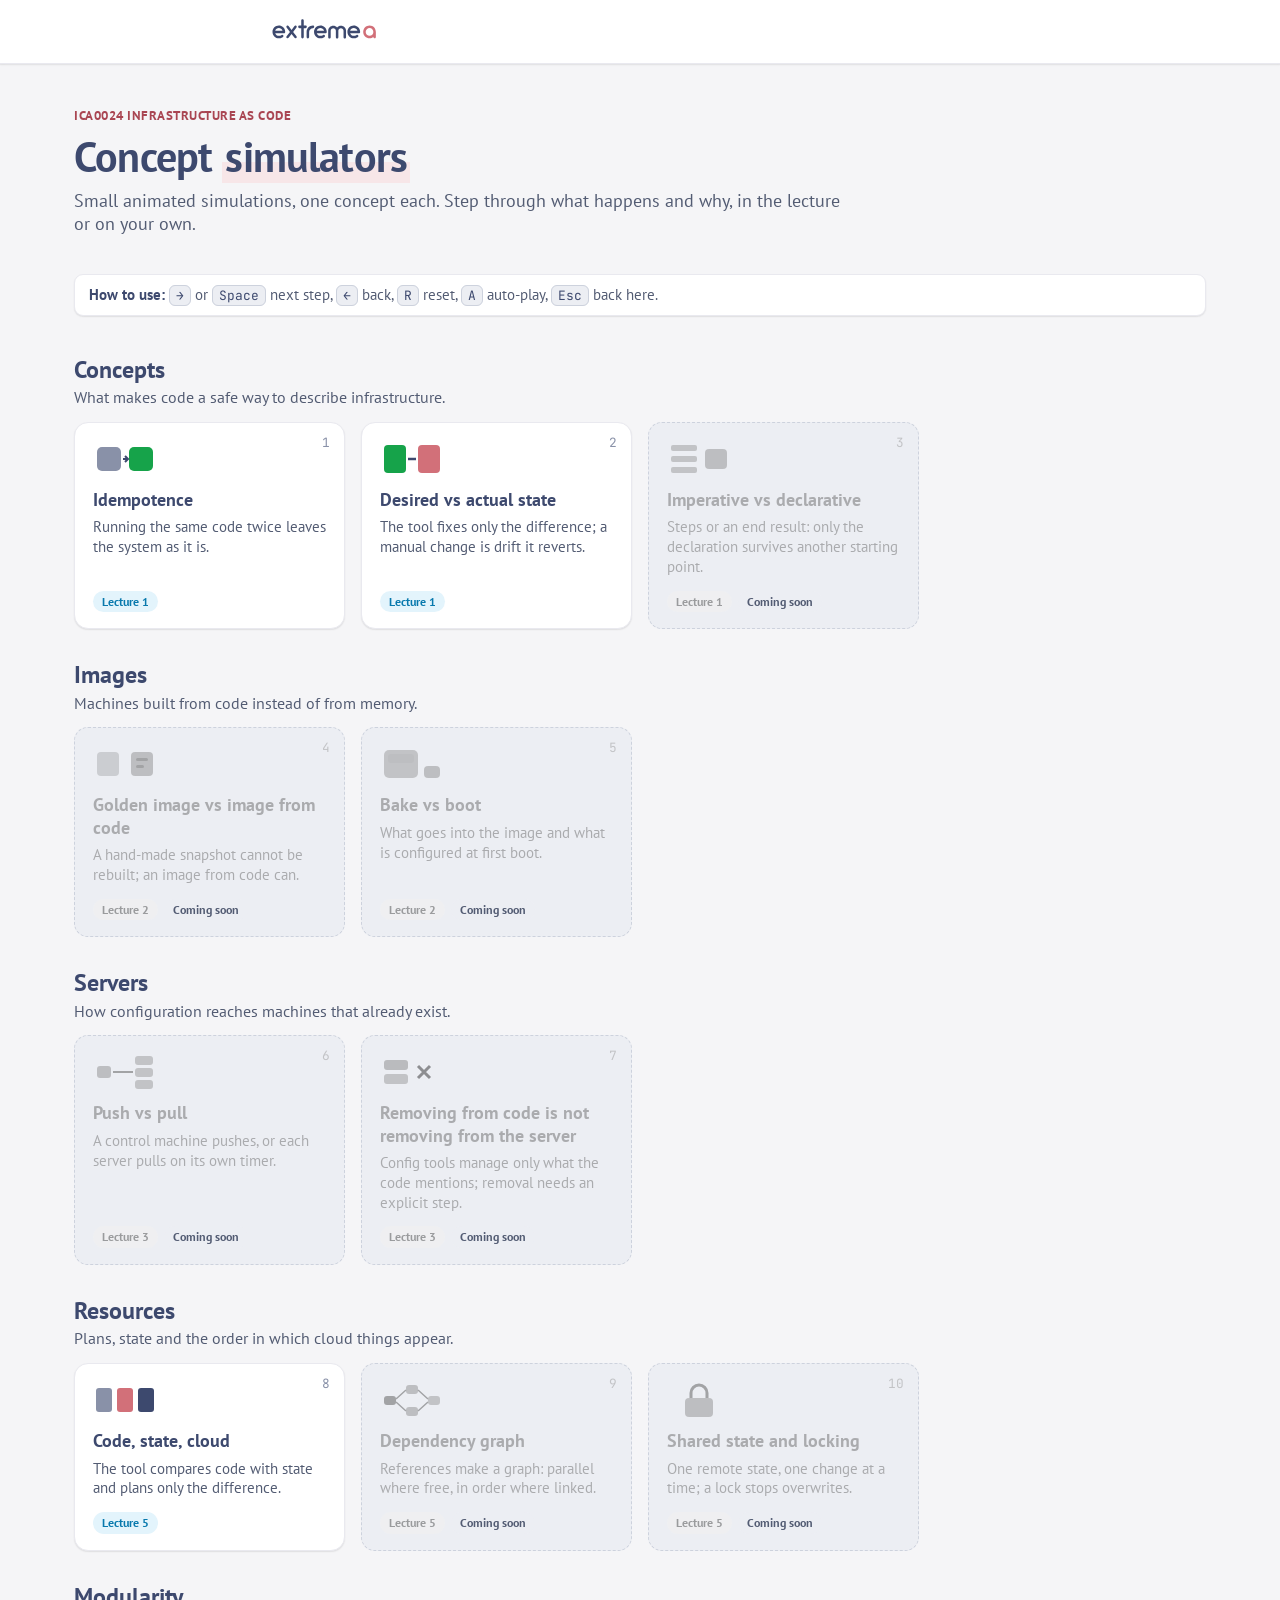
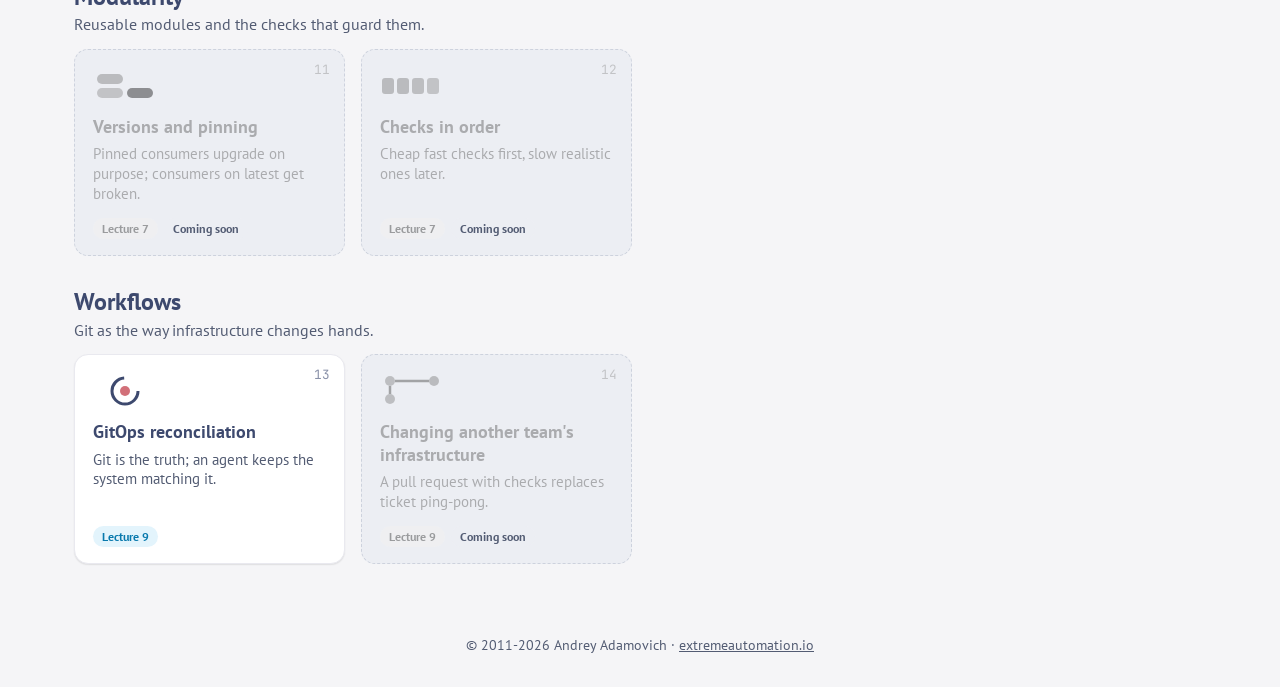
<file: index.html>
<!doctype html>
<html lang="en">
<head>
<meta charset="utf-8">
<meta name="viewport" content="width=device-width, initial-scale=1">
<title>Concept simulators</title>
<meta name="description" content="Small animated simulations of Infrastructure as Code concepts, one idea each, for TalTech course ICA0024.">
<link rel="icon" href="assets/favicon.png" type="image/png">
<link rel="stylesheet" href="assets/frame.css">
<script src="assets/sims.js"></script>
<script src="assets/frame.js"></script>
</head>
<body class="home">
<header class="topbar home-head">
  <a class="tb-home" href="https://extremeautomation.io" rel="noopener" target="_blank" aria-label="eXtreme Automation"><img src="assets/logo.svg" alt="eXtreme Automation"></a>
</header>
<div class="home-wrap">
  <section class="c-hero">
    <div class="eyebrow">ICA0024 Infrastructure as Code</div>
    <h1>Concept <span class="hl">simulators</span></h1>
    <p>Small animated simulations, one concept each. Step through what happens and why, in the lecture or on your own.</p>
  </section>
  <p class="howto"><b>How to use:</b> <kbd>&rarr;</kbd> or <kbd>Space</kbd> next step, <kbd>&larr;</kbd> back, <kbd>R</kbd> reset,
    <kbd>A</kbd> auto-play, <kbd>Esc</kbd> back here.</p>
  <main id="groups"></main>
</div>
<footer class="site-footer">&copy; 2011-<span id="year">2026</span> Andrey Adamovich &middot; <a href="https://extremeautomation.io" rel="noopener">extremeautomation.io</a></footer>
<script>
document.getElementById('year').textContent = new Date().getFullYear();
(function () {
  var main = document.getElementById('groups');
  var n = 0;
  (window.SIM_GROUPS || []).forEach(function (g) {
    var sims = Sim.registry().filter(function (s) { return s.group === g.id; });
    if (!sims.length) return;
    var sec = document.createElement('section');
    sec.className = 'group';
    sec.id = g.id;
    sec.innerHTML = '<h2 class="group-title"></h2><p class="group-idea"></p><div class="grid"></div>';
    sec.querySelector('h2').textContent = g.title;
    sec.querySelector('p').textContent = g.idea || '';
    var grid = sec.querySelector('.grid');
    sims.forEach(function (s) {
      var ready = s.status === 'ready';
      var card = document.createElement(ready ? 'a' : 'div');
      card.className = 'card' + (ready ? '' : ' coming');
      if (ready) card.href = 'sims/' + s.id + '.html';
      card.innerHTML =
        '<span class="num">' + (++n) + '</span>' +
        '<svg class="ic" viewBox="0 0 64 40" aria-hidden="true">' + s.icon + '</svg>' +
        '<h3></h3><p></p><div class="badges"><span class="badge b-info"></span>' +
        (ready ? '' : '<span class="badge b-neutral">Coming soon</span>') + '</div>';
      card.querySelector('h3').textContent = s.title;
      card.querySelector('p').textContent = s.idea;
      card.querySelector('.b-info').textContent = 'Lecture ' + s.lecture;
      grid.appendChild(card);
    });
    main.appendChild(sec);
  });
})();
</script>
</body>
</html>
</file>
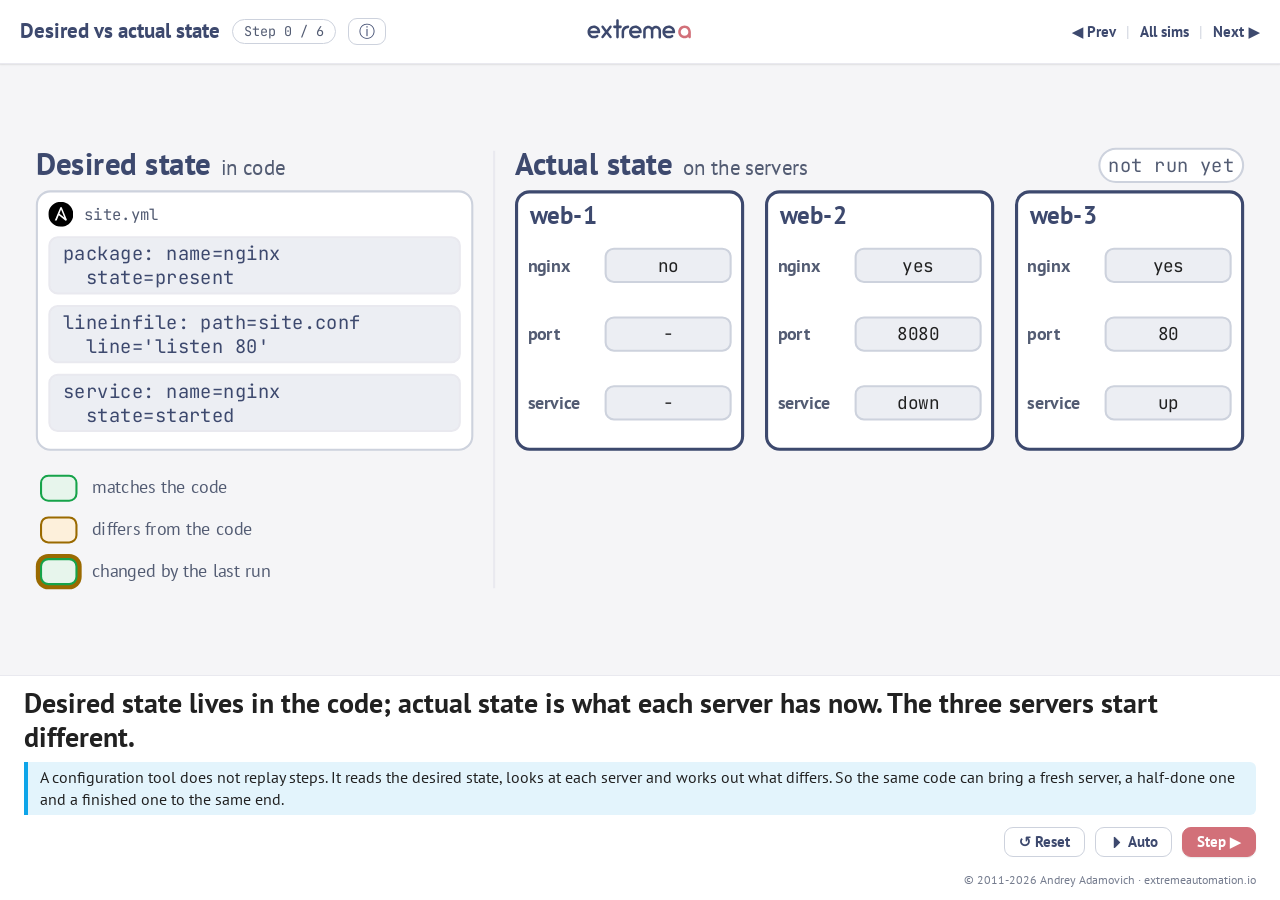
<file: sims/desired-state.html>
<!doctype html>
<html lang="en">
<head>
<meta charset="utf-8">
<meta name="viewport" content="width=device-width, initial-scale=1">
<title>Desired vs actual state · IaC concepts</title>
<link rel="icon" href="../assets/favicon.png" type="image/png">
<link rel="stylesheet" href="../assets/frame.css">
<script src="../assets/sims.js"></script>
<script src="../assets/frame.js"></script>
<style>
.ltitle { font-size: 30px; font-weight: 700; color: var(--edge); white-space: nowrap; line-height: 40px; }
.ltitle span { font-size: 20px; font-weight: 400; color: var(--muted); margin-left: 10px; }
.runs { font-family: var(--font-mono); font-size: 18px; line-height: 30px; text-align: center; color: var(--muted);
  background: var(--surface); border: 2px solid var(--line-strong); border-radius: 999px; white-space: nowrap; }
.runs.on { border-color: var(--accent); color: var(--accent-text); box-shadow: var(--ring); }
.codecard { border: 2px solid var(--line-strong); border-radius: 14px; background: var(--surface); }
.ticon img { display: block; width: 100%; height: 100%; }
.fname { font-family: var(--font-mono); font-size: 15px; line-height: 20px; color: var(--muted); white-space: nowrap; }
.ci { border: 2px solid var(--line); border-radius: 9px; background: var(--surface-2); color: var(--edge);
  font-family: var(--font-mono); font-size: 18px; line-height: 23px; white-space: pre; padding: 0 12px;
  display: flex; align-items: center; overflow: hidden; }
.ci.hot { border-color: var(--accent); background: var(--surface); box-shadow: var(--ring); }
.ci.edit { border-color: var(--accent); background: var(--surface); }
.server { border: 3px solid var(--edge); border-radius: 14px; background: var(--surface); }
.server.drift { border-color: var(--warn); }
.sname { font-size: 24px; font-weight: 700; color: var(--edge); white-space: nowrap; line-height: 32px; }
.rl { font-size: 17px; font-weight: 700; color: var(--muted); white-space: nowrap; line-height: 34px; }
.rl.v { font-size: 15px; line-height: 22px; }
.chip { font-family: var(--font-mono); font-size: 17px; display: flex; align-items: center; justify-content: center;
  border: 2px solid var(--line-strong); border-radius: 9px; background: var(--surface-2); color: var(--text);
  white-space: nowrap; }
.chip.ok { border-color: var(--read); background: var(--read-bg); color: var(--read); }
.chip.diff, .chip.drift { border-color: var(--warn); background: var(--warn-bg); color: var(--warn); }
.chip.drift { border-style: dashed; }
.chip.fixed { border-color: var(--read); background: var(--read-bg); color: var(--read); box-shadow: 0 0 0 4px var(--warn); }
.scan { border: 2px solid var(--accent); border-radius: 12px; box-shadow: var(--ring); }
.out { font-family: var(--font-mono); font-size: 17px; display: flex; align-items: center; justify-content: center;
  border: 2px solid var(--line); border-radius: 9px; background: var(--surface); color: var(--muted); white-space: nowrap; }
.out.warn { border-color: var(--warn); background: var(--warn-bg); color: var(--warn); }
.out.read { border-color: var(--read); background: var(--read-bg); color: var(--read); }
.tag { font-size: 16px; font-weight: 700; line-height: 30px; text-align: center; border-radius: 999px; white-space: nowrap;
  background: var(--warn-bg); color: var(--warn); }
.lg { font-size: 17px; color: var(--muted); white-space: nowrap; line-height: 34px; }
.sw { border-radius: 8px; border: 2px solid var(--line-strong); }
.sw.ok { border-color: var(--read); background: var(--read-bg); }
.sw.diff { border-color: var(--warn); background: var(--warn-bg); }
.sw.fixed { border-color: var(--read); background: var(--read-bg); box-shadow: 0 0 0 4px var(--warn); }
.divider { background: var(--line); }
</style>
</head>
<body>
<script>
(function () {
  var ROWS = [
    { key: 'pkg', label: 'nginx', want: function () { return 'yes'; } },
    { key: 'port', label: 'port', want: function (s) { return s.port; } },
    { key: 'svc', label: 'service', want: function () { return 'up'; } }
  ];
  function codeItems(s) {
    return [['package: name=nginx', '  state=present'],
      ['lineinfile: path=site.conf', '  line=\'listen ' + s.port + '\''],
      ['service: name=nginx', '  state=started']];
  }
  // Hand edits in a fixed order, so step back replays them the same way.
  var EDITS = [
    { srv: 1, row: 1, val: function (s) { return s.port === '80' ? '8080' : '81'; }, what: 'changes the port' },
    { srv: 2, row: 2, val: function () { return 'down'; }, what: 'stops nginx' },
    { srv: 0, row: 1, val: function (s) { return s.port === '80' ? '81' : '80'; }, what: 'changes the port' }
  ];

  function srv(name, pkg, port, svc) { return { name: name, v: { pkg: pkg, port: port, svc: svc }, mark: {}, out: null, edited: -1 }; }
  function fresh() {
    return { port: '80', runs: 0, checks: 0, hot: -1, last: '', nextEdit: 0, portEdited: false,
      servers: [srv('web-1', 'no', '-', '-'), srv('web-2', 'yes', '8080', 'down'), srv('web-3', 'yes', '80', 'up')] };
  }
  function wantOf(s, i) { return ROWS[i].want(s); }
  function differs(s, S, i) { return S.v[ROWS[i].key] !== wantOf(s, i); }
  function clearMarks(s) { s.servers.forEach(function (S) { S.mark = {}; S.out = null; }); }

  /* Check mode: compare row by row, mark what differs, change nothing. */
  async function check(s, sim, fast) {
    var w = fast ? 300 : 550;
    s.checks++; s.last = 'check ' + s.checks; clearMarks(s);
    for (var i = 0; i < ROWS.length; i++) {
      s.hot = i; sim.render(); await sim.wait(w);
      s.servers.forEach(function (S) { S.mark[i] = differs(s, S, i) ? 'diff' : 'ok'; });
      sim.render(); await sim.wait(w);
    }
    s.hot = -1;
    s.servers.forEach(function (S) {
      var n = ROWS.filter(function (r, i) { return S.mark[i] === 'diff'; }).length;
      S.out = n ? ['warn', 'would change ' + n] : ['read', 'ok'];
    });
  }

  /* Run: compare row by row and change only what differs. */
  async function run(s, sim, fast) {
    var w = fast ? 300 : 550, changed = [0, 0, 0];
    s.runs++; s.last = 'run ' + s.runs; clearMarks(s);
    for (var i = 0; i < ROWS.length; i++) {
      s.hot = i; sim.render(); await sim.wait(w);
      s.servers.forEach(function (S, j) {
        if (differs(s, S, i)) { S.v[ROWS[i].key] = wantOf(s, i); S.mark[i] = 'fixed'; changed[j]++; if (S.edited === i) S.edited = -1; }
        else S.mark[i] = 'ok';
      });
      sim.render(); await sim.wait(w);
    }
    s.hot = -1;
    s.servers.forEach(function (S, j) { S.out = [changed[j] ? 'warn' : 'read', 'changed=' + changed[j]]; });
    return changed;
  }

  function handEdit(s) {
    var e = EDITS[s.nextEdit % EDITS.length], S = s.servers[e.srv];
    s.nextEdit++;
    if (S.v.pkg !== 'yes') S.v.pkg = 'yes';
    S.v[ROWS[e.row].key] = e.val(s);
    S.mark = {}; S.mark[e.row] = 'drift'; S.out = null; S.edited = e.row;
    return { name: S.name, what: e.what, val: S.v[ROWS[e.row].key], row: e.row };
  }

  function geometry(sim) {
    if (!sim.portrait) return { code: [20, 0, 420], act: [480, 0, 700], card: 250, srvW: 220, srvGap: 20, srvY: 48,
      vertical: false, outY: 318, tagY: 364, legend: [20, 316], lgPitch: 40, pill: [1040, 7] };
    return { code: [20, 0, 600], act: [20, 318, 600], card: 250, srvW: 190, srvGap: 15, srvY: 366,
      vertical: true, outY: 630, tagY: 676, legend: [20, 736], lgPitch: 46, pill: [480, 325] };
  }

  function chipText(s, S, i) {
    var have = S.v[ROWS[i].key];
    return S.mark[i] === 'diff' ? have + ' → ' + wantOf(s, i) : have;
  }

  Sim.create({
    id: 'desired-state',
    size: [1200, 440],
    portrait: [640, 920],
    autoDelay: 2800,
    recap: {
      remember: 'The code describes the desired state; the tool compares it with the actual state of every server and changes only the difference, so each run converges and reverts drift.',
      mistake: 'Fixing a server by hand and leaving the code as it was. The next run quietly reverts the fix, or the hand edit survives on one server and nobody knows why it behaves differently.',
      simplified: 'Three properties stand in for a whole server, and check mode is shown as exact. Real check runs can miss changes that depend on earlier tasks, and tools differ in what they count as changed.',
      lecture: 'Lecture 1'
    },
    state: fresh,

    render: function (s, sim) {
      var G = geometry(sim), items = codeItems(s);

      // desired state: the code
      var cx = G.code[0], cy0 = G.code[1], cw = G.code[2];
      var t = sim.box('dt', 'ltitle');
      sim.place(t, cx, cy0 + 2, cw, 40);
      t.innerHTML = '<b>Desired state</b><span>in code</span>';
      var cy = cy0 + 48;
      sim.place(sim.box('card', 'codecard'), cx, cy, cw, G.card);
      var ic = sim.place(sim.box('icon', 'ticon'), cx + 12, cy + 11, 24, 24);
      if (!ic.firstChild) ic.innerHTML = '<img src="../assets/icons/ansible.svg" alt="Ansible">';
      sim.place(sim.box('file', 'fname'), cx + 46, cy + 13, 300, 20).textContent = 'site.yml';
      items.forEach(function (it, i) {
        var cls = 'ci' + (s.hot === i ? ' hot' : (i === 1 && s.portEdited ? ' edit' : ''));
        sim.place(sim.box('ci' + i, cls), cx + 12, cy + 44 + i * 66, cw - 24, 56).textContent = it.join('\n');
      });

      // actual state: the servers
      var ax = G.act[0], ay0 = G.act[1];
      var a = sim.box('at', 'ltitle');
      sim.place(a, ax, ay0 + 2, 360, 40);
      a.innerHTML = '<b>Actual state</b><span>on the servers</span>';
      sim.place(sim.box('runs', 'runs' + (s.hot >= 0 ? ' on' : '')), G.pill[0], G.pill[1], 140, 34)
        .textContent = s.last || 'not run yet';
      var sy = G.srvY;
      if (s.hot >= 0) {
        var hy = G.vertical ? sy + 40 + s.hot * 66 : cy + 40 + s.hot * 66;
        sim.place(sim.box('scan', 'scan'), ax - 6, hy, G.vertical ? cw + 12 : 3 * G.srvW + 2 * G.srvGap + 12, 64);
      }
      s.servers.forEach(function (S, j) {
        var x = ax + j * (G.srvW + G.srvGap), w = G.srvW;
        sim.place(sim.box('s' + j, 'server' + (S.edited >= 0 ? ' drift' : '')), x, sy, w, G.card);
        sim.place(sim.box('sn' + j, 'sname'), x + 14, sy + 8, w - 28, 32).textContent = S.name;
        ROWS.forEach(function (r, i) {
          var ry = sy + 44 + i * 66, m = S.mark[i];
          var lb = sim.box('l' + j + i, 'rl' + (G.vertical ? ' v' : '')), ch = sim.box('c' + j + i, 'chip' + (m ? ' ' + m : ''));
          if (G.vertical) {
            sim.place(lb, x + 12, ry + 2, w - 24, 22).textContent = r.label;
            sim.place(ch, x + 12, ry + 26, w - 24, 32).textContent = chipText(s, S, i);
          } else {
            sim.place(lb, x + 12, ry + 11, 76, 34).textContent = r.label;
            sim.place(ch, x + 86, ry + 11, w - 98, 34).textContent = chipText(s, S, i);
          }
        });
        if (S.out) sim.place(sim.box('o' + j, 'out ' + S.out[0]), x, G.outY, w, 38).textContent = S.out[1];
        if (S.edited >= 0) sim.place(sim.box('e' + j, 'tag'), x + 10, G.tagY, w - 20, 30).textContent = 'edited by hand';
      });

      // legend
      var lx = G.legend[0], ly = G.legend[1];
      [['ok', 'matches the code'], ['diff', 'differs from the code'], ['fixed', 'changed by the last run']].forEach(function (L, i) {
        sim.place(sim.box('sw' + i, 'sw ' + L[0]), lx + 4, ly + i * G.lgPitch + 5, 36, 26);
        sim.place(sim.box('lg' + i, 'lg'), lx + 54, ly + i * G.lgPitch, 340, 34).textContent = L[1];
      });
      if (!sim.portrait) sim.place(sim.box('div', 'divider'), 459, 10, 2, 420);
    },

    intro: { caption: 'Desired state lives in the code; actual state is what each server has now. The three servers start different.',
      why: 'A configuration tool does not replay steps. It reads the desired state, looks at each server and works out what differs. So the same code can bring a fresh server, a half-done one and a finished one to the same end.',
      code: '' },
    steps: [
      { caption: 'A check compares every server with the code and lists what differs: 3 on web-1, 2 on web-2, none on web-3.',
        why: 'Comparing is the core of the tool: desired minus actual is the work to do. Check mode stops there and changes nothing, so you see the changes before you make them, and you can look for drift without touching anything.',
        code: 'ansible-playbook site.yml --check --diff',
        run: function (s, sim) { return check(s, sim); } },
      { caption: 'Run: the tool changes only what differs. web-1 changed=3, web-2 changed=2, web-3 changed=0. All three converge.',
        why: 'This is convergence: different starting points end in the same state, and each server gets only the changes it needs. web-3 was already right, so nothing on it was touched, rewritten or restarted.',
        code: 'ansible-playbook site.yml',
        run: function (s, sim) { return run(s, sim); } },
      { caption: 'Someone logs in to web-2 and changes the port to 8080 by hand. The code still says 80: this is drift.',
        why: 'Drift is any difference between servers and code that the code did not cause: a quick fix over SSH, a click in a console, an update. Nothing reports it, and from now on the code no longer tells the truth about web-2.',
        code: 'ssh web-2 vi /etc/nginx/conf.d/site.conf',
        run: function (s) { clearMarks(s); handEdit(s); } },
      { caption: 'The next check finds the drift: only web-2 differs, 8080 instead of 80. web-1 and web-3 report ok.',
        why: 'Because the tool compares instead of replaying, it finds drift wherever it came from. A check on a schedule is a cheap drift report: any difference means someone changed a server outside the code.',
        code: 'ansible-playbook site.yml --check --diff',
        run: function (s, sim) { return check(s, sim); } },
      { caption: 'The next run sets only web-2 back to 80: changed=1 there, changed=0 on the others. The hand edit is gone.',
        why: 'The code wins: the next run reverts a hand edit, usually without telling whoever made it. If 8080 was really needed, the change belongs in the code, where it is reviewed, versioned and applied to every server alike.',
        code: 'ansible-playbook site.yml',
        run: function (s, sim) { return run(s, sim); } },
      { caption: 'To really move to 8080, change the code. The next run changes the port on all three servers the same way.',
        why: 'Changing the desired state is how you change the system: edit the code, review it, run it. Every server converges to the new value, and Git records who changed it and why. Try the buttons: drift, check, run.',
        code: 'lineinfile: path=site.conf line=\'listen 8080\'',
        buttons: ['hand', 'check', 'run', 'port'],
        run: async function (s, sim) {
          s.port = '8080'; s.portEdited = true; clearMarks(s); sim.render(); await sim.wait(900);
          s.portEdited = false; await run(s, sim);
        } }
    ],
    buttons: {
      hand: { label: 'Hand edit', caption: 'Someone changes a server by hand.',
        why: 'A hand edit makes one server differ from the code. Nothing reports it until the next check or run, and the next run reverts it.',
        code: 'ssh web-2',
        run: function (s, sim) {
          clearMarks(s); s.portEdited = false;
          var e = handEdit(s);
          sim.say('Someone ' + e.what + ' on ' + e.name + ' by hand (' + ROWS[e.row].label + ' ' + e.val + '). The code does not know.', 'ssh ' + e.name);
        } },
      check: { label: 'Check', caption: 'A check compares every server with the code and changes nothing.',
        why: 'Check mode only compares and reports the differences; nothing on the servers changes. Use it after a hand edit to see the drift, or before a run to see what the run would do.',
        code: 'ansible-playbook site.yml --check --diff',
        run: async function (s, sim) {
          await check(s, sim, true);
          var d = s.servers.filter(function (S) { return S.out[0] === 'warn'; }).map(function (S) { return S.name; });
          sim.say(d.length ? 'The check finds differences on ' + d.join(', ') + '. Nothing was changed yet.' : 'The check finds no differences: every server matches the code.');
        } },
      run: { label: 'Run', caption: 'The tool runs: it compares and changes only what differs.',
        why: 'A run fixes every difference it finds and leaves matching servers alone, so they report changed=0. Run it as often as you like: once everything matches, a run changes nothing.',
        code: 'ansible-playbook site.yml',
        run: async function (s, sim) {
          var c = await run(s, sim, true), total = c[0] + c[1] + c[2];
          sim.say(total ? 'The run changes ' + total + ' item' + (total > 1 ? 's' : '') + ': changed=' + c.join(', ') + ' on web-1, web-2, web-3.' : 'The run changes nothing: changed=0 everywhere, the servers already match the code.');
        } },
      port: { label: function (s) { return s.port === '80' ? 'Change code to 8080' : 'Change code to 80'; },
        caption: 'You edit the code. The servers stay as they are until the next run.',
        why: 'Editing the desired state changes nothing on the servers by itself. The next check shows every server that now differs, and the next run moves all of them to the new value.',
        code: '',
        run: function (s, sim) {
          s.port = s.port === '80' ? '8080' : '80'; s.portEdited = true; clearMarks(s);
          sim.say('The code now says port ' + s.port + '. The servers still have their old port until the next run.',
            'lineinfile: path=site.conf line=\'listen ' + s.port + '\'');
        } }
    }
  });
})();
</script>
</body>
</html>
</file>
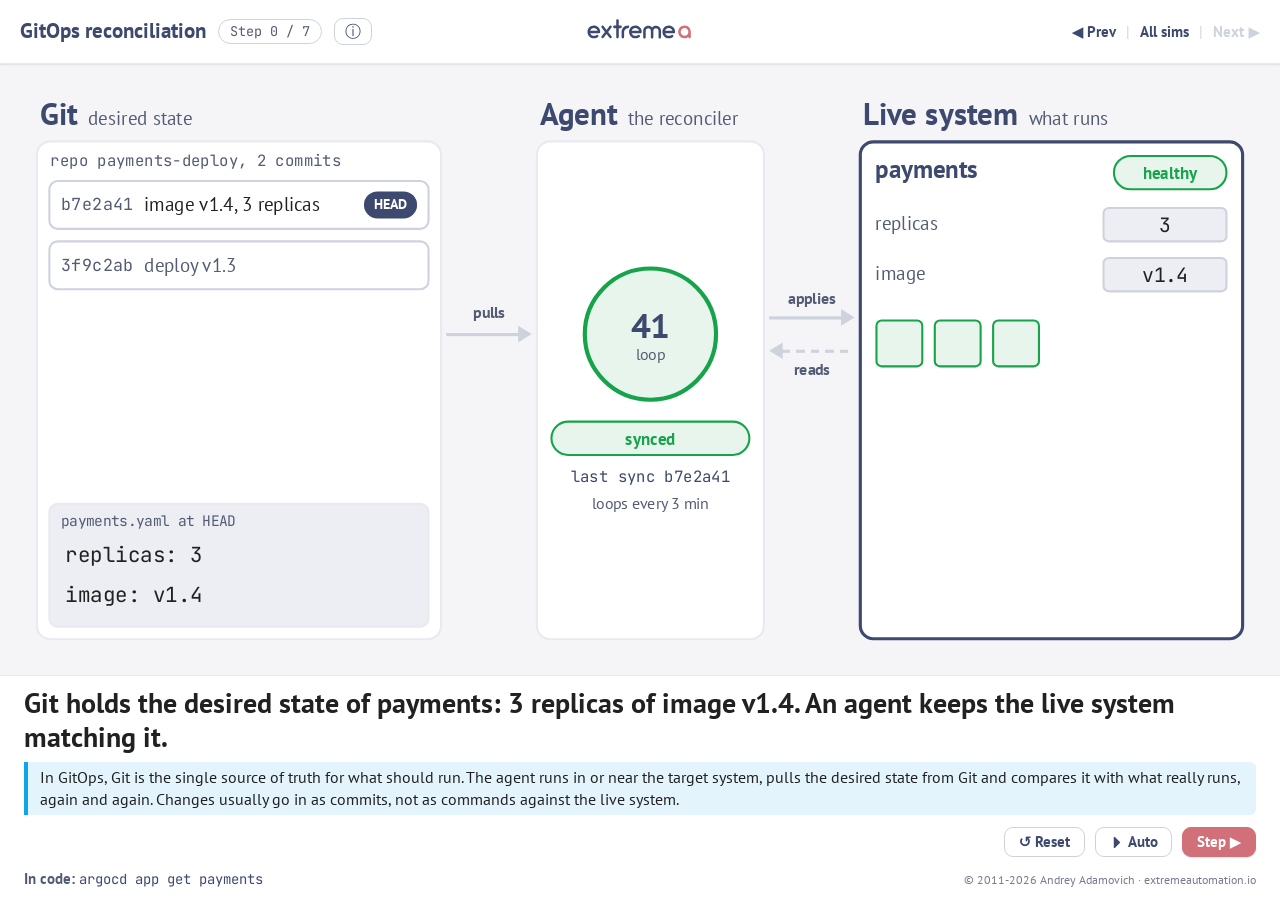
<file: sims/gitops-loop.html>
<!doctype html>
<html lang="en">
<head>
<meta charset="utf-8">
<meta name="viewport" content="width=device-width, initial-scale=1">
<title>GitOps reconciliation · IaC concepts</title>
<link rel="icon" href="../assets/favicon.png" type="image/png">
<link rel="stylesheet" href="../assets/frame.css">
<script src="../assets/sims.js"></script>
<script src="../assets/frame.js"></script>
<style>
.ctitle { font-size: 30px; font-weight: 700; color: var(--edge); white-space: nowrap; line-height: 40px; overflow: hidden; }
.ctitle span { font-size: 18px; font-weight: 400; color: var(--muted); margin-left: 10px; }
.ctitle.lane { font-size: 24px; line-height: 34px; }
.ctitle.lane span { font-size: 17px; }
.col { background: var(--surface); border: 2px solid var(--line); border-radius: 14px; }
.col.live { border: 3px solid var(--edge); }
.col.on { border-color: var(--accent); box-shadow: var(--ring); }
.repo { font-family: var(--font-mono); font-size: 15px; line-height: 20px; color: var(--muted); white-space: nowrap; overflow: hidden; }
.cm { border: 2px solid var(--line-strong); border-radius: 9px; background: var(--surface); display: flex; align-items: center;
  gap: 10px; padding: 0 10px; overflow: hidden; white-space: nowrap; }
.cm .sha { font-family: var(--font-mono); font-size: 16px; color: var(--muted); flex: none; }
.cm .msg { font-size: 18px; color: var(--text); flex: 1 1 auto; min-width: 0; overflow: hidden; text-overflow: ellipsis; }
.cm .tg { flex: none; font-size: 13px; font-weight: 700; line-height: 22px; padding: 0 8px; border-radius: 999px;
  border: 2px solid var(--line-strong); color: var(--muted); background: var(--skip-bg); }
.cm .tg.head { border-color: var(--edge); background: var(--edge); color: #ffffff; }
.cm.old .msg, .cm.old .sha { color: var(--muted); }
.cm.hot { border-color: var(--accent); box-shadow: var(--ring); }
.man { border: 2px solid var(--line); border-radius: 9px; background: var(--surface-2); }
.fn { font-family: var(--font-mono); font-size: 14px; line-height: 18px; color: var(--muted); white-space: nowrap; }
.ln { font-family: var(--font-mono); font-size: 20px; line-height: 28px; color: var(--text); white-space: nowrap;
  padding: 0 8px; border-radius: 6px; border: 2px solid transparent; }
.ln.hot { border-color: var(--accent); background: var(--surface); box-shadow: var(--ring); }
.ring { border-radius: 50%; border: 4px solid var(--line-strong); background: var(--surface-2); display: flex;
  flex-direction: column; align-items: center; justify-content: center; line-height: 1; }
.ring i { position: absolute; left: -4px; top: -4px; right: -4px; bottom: -4px; border-radius: 50%;
  border: 6px solid transparent; }
.ring b { font-size: 34px; color: var(--edge); font-variant-numeric: tabular-nums; }
.ring span { font-size: 15px; color: var(--muted); margin-top: 4px; }
.ring.read { border-color: var(--read); background: var(--read-bg); }
.ring.warn { border-color: var(--warn); background: var(--warn-bg); }
.ring.busy { border-color: var(--info); background: var(--info-bg); }
.ring.busy i { border-top-color: var(--accent); animation: spin 900ms linear infinite; }
.ring.sm b { font-size: 26px; }
.ring.sm span { font-size: 13px; }
@keyframes spin { to { transform: rotate(360deg); } }
.status { font-size: 16px; font-weight: 700; line-height: 30px; text-align: center; border-radius: 999px; white-space: nowrap;
  border: 2px solid var(--line); background: var(--surface-2); color: var(--muted); overflow: hidden; }
.status.busy { border-color: var(--info); background: var(--info-bg); color: var(--info); }
.status.warn { border-color: var(--warn); background: var(--warn-bg); color: var(--warn); }
.status.read { border-color: var(--read); background: var(--read-bg); color: var(--read); }
.status.bad { border-color: var(--bad); background: var(--bad-bg); color: var(--bad); }
.sub { font-size: 15px; line-height: 20px; color: var(--muted); white-space: nowrap; text-align: center; overflow: hidden; }
.sub.mono { font-family: var(--font-mono); color: var(--edge); }
.sub.left { text-align: left; }
.nm { font-size: 24px; font-weight: 700; color: var(--edge); line-height: 32px; white-space: nowrap; }
.nm.sm { font-size: 20px; line-height: 28px; }
.lbl2 { font-size: 18px; color: var(--muted); line-height: 36px; white-space: nowrap; }
.note2 { font-size: 15px; font-weight: 700; color: var(--warn); line-height: 36px; white-space: nowrap; text-align: right; overflow: hidden; }
.val { font-family: var(--font-mono); font-size: 19px; line-height: 32px; text-align: center; white-space: nowrap;
  border: 2px solid var(--line-strong); border-radius: 6px; background: var(--surface-2); color: var(--text); overflow: hidden; }
.val.warn { border-color: var(--warn); background: var(--warn-bg); color: var(--warn); }
.val.sm { font-size: 16px; line-height: 28px; }
.pod { border: 2px solid var(--read); background: var(--read-bg); border-radius: 6px; }
.pod.bad { border-color: var(--bad); background: var(--bad-bg); }
.pod.extra { border-color: var(--warn); background: var(--warn-bg); }
.pod.miss { border: 2px dashed var(--warn); background: transparent; }
.wire { background: var(--line-strong); }
.wire.dash { background: repeating-linear-gradient(90deg, var(--line-strong) 0 8px, transparent 8px 14px); }
.wire.dash.v { background: repeating-linear-gradient(180deg, var(--line-strong) 0 8px, transparent 8px 14px); }
.wire.on { background: var(--accent); }
.ah { width: 0; height: 0; color: var(--line-strong); border: 0 solid transparent; }
.ah.r { border-width: 8px 0 8px 13px; border-left-color: currentColor; }
.ah.l { border-width: 8px 13px 8px 0; border-right-color: currentColor; }
.ah.d { border-width: 13px 8px 0 8px; border-top-color: currentColor; }
.ah.on { color: var(--accent); }
.wl { font-size: 15px; font-weight: 700; color: var(--muted); line-height: 20px; text-align: center; white-space: nowrap; }
.wl.on { color: var(--accent-text); }
.divider { background: var(--line); }
</style>
</head>
<body>
<script>
(function () {
  var SHAS = ['3f9c2ab', 'b7e2a41', 'c9d04e1', 'e15a7f3', '4a8b0d2', '91c6e3f', 'd02f5b8', '7e4a1c9', 'a6d3f20', '58b1e7c',
    'f3a90d6', '2c7e4b1', '6b0d93e', 'e8f21a7', '0d5c6b4', '97a3e2f'];
  var BROKEN = { 'v1.5': true };   // the image that fails on start
  var FIELDS = ['replicas', 'image'];
  var STATUS = { synced: ['read', 'synced'], wait: ['', 'waiting for next loop'], pull: ['busy', 'pulling from Git'],
    compare: ['busy', 'comparing'], out: ['warn', 'out of sync'], apply: ['busy', 'applying'] };

  function sha(n) { return n < SHAS.length ? SHAS[n] : ('000000' + ((n * 2654435761) >>> 0).toString(16)).slice(-7); }
  function spec(r, i) { return { replicas: r, image: i }; }
  function fresh() {
    return {
      commits: [{ sha: sha(0), msg: 'deploy v1.3', spec: spec(2, 'v1.3') },
                { sha: sha(1), msg: 'image v1.4, 3 replicas', spec: spec(3, 'v1.4') }],
      n: 2, agent: { tick: 41, at: sha(1), status: 'synced' }, live: { replicas: 3, image: 'v1.4', hand: {} },
      wires: {}, hot: {}, push: null, edits: 0, hands: 0, minor: 5
    };
  }
  function head(s) { return s.commits[s.commits.length - 1]; }
  function byShaIdx(s, x) { for (var i = 0; i < s.commits.length; i++) if (s.commits[i].sha === x) return i; return -1; }
  function diffs(L, want) { return FIELDS.filter(function (f) { return L[f] !== want[f]; }); }

  /* A new commit on top of HEAD: the desired state changes in Git, nothing else. */
  function commit(s, change, msg, kind, of) {
    var h = head(s), c = { sha: sha(s.n++), msg: msg, spec: spec(h.spec.replicas, h.spec.image), kind: kind || '', of: of || null };
    Object.keys(change).forEach(function (f) { c.spec[f] = change[f]; });
    s.commits.push(c);
    s.hot = { ['c:' + c.sha]: true };
    FIELDS.forEach(function (f) { if (c.spec[f] !== h.spec[f]) s.hot['m:' + f] = true; });
    if (diffs(s.live, c.spec).length) s.agent.status = 'wait';
    return c;
  }
  /* git revert HEAD: a new commit whose content is HEAD's parent; the reverted commit stays in history. */
  function revert(s) {
    var h = head(s), parent = s.commits[s.commits.length - 2];
    var msg = h.kind === 'revert' ? 'Reapply "' + s.commits[byShaIdx(s, h.of)].msg + '"' : 'Revert "' + h.msg + '"';
    var c = commit(s, parent.spec, msg, 'revert', h.sha);
    h.revertedBy = c.sha;
    return c;
  }

  /* One loop of the agent: pull the desired state, compare with the live system, apply the difference. */
  async function tick(s, sim, fast) {
    var A = s.agent, L = s.live, w = fast ? 480 : 800, want = head(s).spec;
    A.tick++; A.status = 'pull'; s.wires = { pull: true };
    sim.render(); await sim.wait(w);
    A.status = 'compare'; s.wires = { read: true };
    sim.render(); await sim.wait(w * 0.8);
    var d = diffs(L, want);
    if (d.length) {
      A.status = 'out'; s.wires = {};
      sim.render(); await sim.wait(w * 1.2);
      A.status = 'apply'; s.wires = { apply: true };
      d.forEach(function (f) { L[f] = want[f]; });
      L.hand = {};
      sim.render(); await sim.wait(w);
    }
    A.status = 'synced'; A.at = head(s).sha; s.wires = {};
    return d;
  }

  /* The push pipeline: runs because of a push, deploys what Git says once, then stops. */
  async function pipeline(s, sim, fast) {
    var P = s.push, w = fast ? 480 : 800, want = head(s).spec;
    var undid = Object.keys(P.live.hand).some(function (f) { return P.live.hand[f]; }) && diffs(P.live, want).length > 0;
    P.status = 'running'; s.wires = { trig: true };
    sim.render(); await sim.wait(w);
    s.wires = { deploy: true };
    P.live = { replicas: want.replicas, image: want.image, hand: {} };
    sim.render(); await sim.wait(w);
    P.status = 'idle'; P.ran = head(s).sha; s.wires = {};
    sim.render(); await sim.wait(w * 0.5);
    return undid;
  }

  /* A change by hand on the live system (and on the pushed copy, if there is one). */
  function handEdit(s, what) {
    var L = s.live, code;
    s.hot = {};
    if (what === 'scale') {
      var r = L.replicas + 2;
      code = 'kubectl scale deployment payments --replicas=' + r;
      L.replicas = r; L.hand.replicas = true;
      if (s.push) { s.push.live.replicas = r; s.push.live.hand.replicas = true; }
    } else {
      var img = head(s).spec.image + '-fix';
      code = 'kubectl set image deployment/payments app=payments:' + img;
      L.image = img; L.hand.image = true;
      if (s.push) { s.push.live.image = img; s.push.live.hand.image = true; }
    }
    s.agent.status = 'wait';
    return { what: what, code: code, r: L.replicas, img: L.image };
  }

  /* Commit button: alternately change the replicas (5, 3, 4, ...) or move to a newer image. */
  function nextChange(s) {
    var k = s.edits++, h = head(s).spec;
    if (k % 2 === 0) {
      var r = [5, 3, 4][(k / 2) % 3];
      if (r === h.replicas) r = r === 4 ? 5 : 4;
      return { change: { replicas: r }, msg: 'scale to ' + r + ' replicas' };
    }
    s.minor++;
    return { change: { image: 'v1.' + s.minor }, msg: 'image v1.' + s.minor };
  }

  function hasHand(L) { return FIELDS.some(function (f) { return L.hand[f]; }); }
  function sysText(L) { return L.replicas + ' pods of ' + L.image + (BROKEN[L.image] ? ', which fails' : ''); }
  /* Runtime captions: the first candidate of at most 120 characters (the caption limit), else the last one. */
  function fit(list) {
    for (var i = 0; i < list.length; i++) if (list[i] && list[i].length <= 120) return list[i];
    return list[list.length - 1];
  }
  /* A caption that names the result when it fits; a failing image is always named. */
  function withResult(s, base) {
    var bad = BROKEN[s.live.image];
    return fit([base + ' Both run ' + sysText(s.live) + '.', bad ? base + ' ' + s.live.image + ' still fails.' : base,
      bad ? base + ' It still fails.' : base]);
  }

  function geometry(sim, push) {
    if (!sim.portrait) {
      var H = push ? 290 : 480;
      return { land: true, titles: [[20, 390], [500, 220], [810, 370]], titleY: 4,
        git: [20, 50, 390, H], agent: [500, 50, 220, H], live: [810, 50, 370, H],
        laneT: [20, 350, 1160, 34], pgit: [20, 390, 390, 140], pipe: [500, 390, 220, 140], plive: [810, 390, 370, 140] };
    }
    var gh = push ? 200 : 250, ry = 40 + gh + 12, rh = push ? 262 : 448;
    return { land: false, titles: [[10, 620], [10, 220], [290, 340]], titleY: 0, rowTitleY: ry,
      git: [10, 40, 620, gh], agent: [10, ry + 40, 220, rh], live: [290, ry + 40, 340, rh],
      laneT: [10, ry + 40 + rh + 14, 620, 34], pipe: [10, ry + 40 + rh + 54, 220, 186], plive: [290, ry + 40 + rh + 54, 340, 186] };
  }

  function html(el, h) { if (el._h !== h) { el.innerHTML = h; el._h = h; } return el; }
  function esc(t) { return String(t).replace(/[&<>"]/g, function (c) { return { '&': '&amp;', '<': '&lt;', '>': '&gt;', '"': '&quot;' }[c]; }); }

  /* An arrow: a line from (x1,y1) to (x2,y2), horizontal or vertical, with a head at the end. */
  function wire(sim, key, x1, y1, x2, y2, on, dash, label, lx, ly, lw) {
    var cls = on ? ' on' : '';
    if (y1 === y2) {
      var r = x2 > x1, a = Math.min(x1, x2), b = Math.max(x1, x2);
      sim.place(sim.box(key, 'wire' + (dash ? ' dash' : '') + cls), r ? a : a + 12, y1 - 1.5, b - a - 12, 3);
      sim.place(sim.box(key + '-h', 'ah ' + (r ? 'r' : 'l') + cls), r ? b - 13 : a, y1 - 8);
    } else {
      sim.place(sim.box(key, 'wire' + (dash ? ' dash v' : '') + cls), x1 - 1.5, y1, 3, y2 - y1 - 12);
      sim.place(sim.box(key + '-h', 'ah d' + cls), x1 - 8, y2 - 13);
    }
    if (label) sim.place(sim.box(key + '-l', 'wl' + cls), lx, ly, lw, 20).textContent = label;
  }

  function drawGit(sim, s, R) {
    var x = R[0], y = R[1], w = R[2], h = R[3], side = w > 500;
    sim.place(sim.box('git', 'col'), x, y, w, h);
    sim.place(sim.box('repo', 'repo'), x + 14, y + 10, side ? 360 : w - 28, 20).textContent =
      'repo payments-deploy, ' + s.commits.length + ' commits';
    var row1 = h < 400 && !side, mH = h >= 400 ? 120 : side ? h - 50 : 70;
    var mx = side ? x + w - 226 : x + 12, my = side ? y + 38 : y + h - mH - 12, mw = side ? 214 : w - 24;
    var cw = side ? w - 250 : w - 24, rowH = h >= 400 ? 48 : 42, pitch = rowH + (h >= 400 ? 10 : 7);
    var room = (side ? h - 38 - 8 : h - 38 - mH - 20), K = Math.max(1, Math.floor((room + pitch - rowH) / pitch));
    var shown = s.commits.slice(-K).reverse();
    shown.forEach(function (c, i) {
      var isHead = i === 0, tag = isHead ? '<span class="tg head">HEAD</span>' : c.revertedBy ? '<span class="tg">reverted</span>' : '';
      html(sim.place(sim.box('cm-' + c.sha, 'cm' + (isHead ? '' : ' old') + (s.hot['c:' + c.sha] ? ' hot' : '')), x + 12, y + 38 + i * pitch, cw, rowH),
        '<span class="sha">' + c.sha + '</span><span class="msg">' + esc(c.msg) + '</span>' + tag);
    });
    var want = head(s).spec;
    sim.place(sim.box('man', 'man'), mx, my, mw, mH);
    sim.place(sim.box('man-fn', 'fn'), mx + 12, my + 8, mw - 24, 18).textContent = 'payments.yaml at HEAD';
    var ly = my + (mH >= 100 ? 34 : 30), lp = mH >= 100 ? 38 : 32;
    FIELDS.forEach(function (f, i) {
      var el = sim.box('man-' + f, 'ln' + (s.hot['m:' + f] ? ' hot' : ''));
      if (row1) sim.place(el, mx + 6 + i * 166, ly, i ? mw - 178 : 160, 32);
      else sim.place(el, mx + 6, ly + i * lp, mw - 12, 32);
      el.textContent = f + ': ' + want[f];
    });
  }

  function drawAgent(sim, s, R) {
    var x = R[0], y = R[1], w = R[2], h = R[3], A = s.agent, st = STATUS[A.status];
    var D = h >= 300 ? 130 : 100, total = D + 18 + 34 + 10 + 20 + 6 + 20, oy = y + Math.max(12, Math.round((h - total) / 2));
    sim.place(sim.box('agent', 'col' + (st[0] === 'busy' ? ' on' : '')), x, y, w, h);
    var ring = sim.place(sim.box('ring', 'ring ' + st[0] + (D < 120 ? ' sm' : '')), x + (w - D) / 2, oy, D, D);
    html(ring, '<i></i><b>' + A.tick + '</b><span>loop</span>');
    sim.place(sim.box('a-status', 'status ' + st[0]), x + 14, oy + D + 18, w - 28, 34).textContent = st[1];
    sim.place(sim.box('a-at', 'sub mono'), x + 10, oy + D + 62, w - 20, 20).textContent = 'last sync ' + A.at;
    sim.place(sim.box('a-every', 'sub'), x + 10, oy + D + 88, w - 20, 20).textContent = 'loops every 3 min';
    return oy + D / 2;   // the ring's centre, where the wires meet the agent
  }

  /* The live system: its settings (amber when they differ from Git), its pods, its health. */
  function drawLive(sim, s, R, key, L, small) {
    var x = R[0], y = R[1], w = R[2], h = R[3], want = head(s).spec, bad = !!BROKEN[L.image];
    sim.place(sim.box(key, 'col live'), x, y, w, h);
    sim.place(sim.box(key + '-nm', 'nm' + (small ? ' sm' : '')), x + 16, y + (small ? 8 : 12), 200, 32).textContent = 'payments';
    sim.place(sim.box(key + '-health', 'status ' + (bad ? 'bad' : 'read')), x + w - 126, y + (small ? 8 : 14), 110, 34)
      .textContent = bad ? 'failing' : 'healthy';
    var pod = small ? 22 : h >= 400 ? 46 : 40, gap = small ? 6 : 10, py;
    if (small) {
      // one row of settings: replicas and image side by side
      FIELDS.forEach(function (f, i) {
        var off = L[f] !== want[f];
        sim.place(sim.box(key + '-v-' + f, 'val sm' + (off ? ' warn' : '')), x + 16 + i * 140, y + 50, i ? w - 172 : 130, 32)
          .textContent = f + ' ' + L[f];
      });
      py = y + 100;
    } else {
      FIELDS.forEach(function (f, i) {
        var ry = y + 62 + i * 48, off = L[f] !== want[f];
        sim.place(sim.box(key + '-l-' + f, 'lbl2'), x + 16, ry, 100, 36).textContent = f;
        if (off) sim.place(sim.box(key + '-n-' + f, 'note2'), x + 110, ry, w - 252, 36).textContent = L.hand[f] ? 'changed by hand' : 'differs from Git';
        sim.place(sim.box(key + '-v-' + f, 'val' + (off ? ' warn' : '')), x + w - 136, ry + 2, 120, 34).textContent = L[f];
      });
      py = y + 172;
    }
    var n = Math.max(L.replicas, want.replicas), per = Math.floor((w - 32 + gap) / (pod + gap));
    if (small && hasHand(L)) per = Math.floor((w - 32 - 140 + gap) / (pod + gap));
    for (var i = 0; i < n; i++) {
      var cls = i >= L.replicas ? 'miss' : i >= want.replicas ? 'extra' : bad ? 'bad' : '';
      sim.place(sim.box(key + '-pod' + i, 'pod ' + cls), x + 16 + (i % per) * (pod + gap), py + Math.floor(i / per) * (pod + gap), pod, pod);
    }
    if (small && hasHand(L)) {
      sim.place(sim.box(key + '-drift', 'note2'), x + w - 146, py - 7, 130, 36).textContent = 'changed by hand';
    }
  }

  function drawPush(sim, s, G) {
    var P = s.push, t = G.laneT;
    html(sim.place(sim.box('lane-t', 'ctitle lane'), t[0] + 4, t[1], t[2] - 4, t[3]),
      'Push CI<span>for contrast: the same app, deployed by a pipeline when it runs</span>');
    if (G.land) sim.place(sim.box('lane-div', 'divider'), 20, 344, 1160, 2);
    var R = G.pipe, x = R[0], y = R[1], w = R[2], h = R[3], run = P.status === 'running';
    sim.place(sim.box('pipe', 'col' + (run ? ' on' : '')), x, y, w, h);
    sim.place(sim.box('pipe-nm', 'nm sm'), x + 14, y + 8, w - 28, 28).textContent = 'Pipeline';
    sim.place(sim.box('pipe-st', 'status ' + (run ? 'busy' : '')), x + 14, y + 42, w - 28, 34).textContent = run ? 'running' : 'idle, not watching';
    sim.place(sim.box('pipe-on', 'sub'), x + 10, y + 84, w - 20, 20).textContent = 'runs on git push';
    sim.place(sim.box('pipe-ran', 'sub mono'), x + 10, y + 108, w - 20, 20).textContent = 'last run ' + P.ran;
    if (G.pgit) {
      var g = G.pgit;
      sim.place(sim.box('pgit', 'col'), g[0], g[1], g[2], g[3]);
      sim.place(sim.box('pgit-nm', 'nm sm'), g[0] + 14, g[1] + 8, g[2] - 28, 28).textContent = 'Git';
      sim.place(sim.box('pgit-s', 'sub left'), g[0] + 14, g[1] + 44, g[2] - 28, 20).textContent = 'the same repo and commits';
      sim.place(sim.box('pgit-h', 'sub left mono'), g[0] + 14, g[1] + 70, g[2] - 28, 20).textContent = 'HEAD ' + head(s).sha;
      var my = y + 59;
      wire(sim, 'w-trig', g[0] + g[2] + 4, my, x - 4, my, s.wires.trig, false, 'triggers', g[0] + g[2], my - 28, x - g[0] - g[2]);
    }
    var L = G.plive, wy = y + 59;
    wire(sim, 'w-deploy', x + w + 4, wy, L[0] - 4, wy, s.wires.deploy, false, 'deploys', x + w, wy - 28, L[0] - x - w);
    drawLive(sim, s, L, 'plive', P.live, true);
  }

  Sim.create({
    id: 'gitops-loop',
    size: [1200, 540],
    portrait: [640, 800],
    autoDelay: 3200,
    recap: {
      remember: 'In GitOps, Git holds the desired state and an agent pulls it and keeps the live system matching it: a change is a commit, a rollback is a revert, and a change by hand is drift that gets set back.',
      mistake: 'Fixing the live system by hand, for example scaling up during an incident, and not committing the fix. The agent sets it back on its next loop. Put the fix in Git, or pause automatic sync on purpose and tell the team.',
      simplified: 'One app with two settings, and fictional commits. The 3-minute loop is illustrative (Argo CD polls Git about that often by default; a webhook often triggers it sooner). Setting hand edits back is usually a setting (in Argo CD: automated sync with self-heal). A real rollout often keeps old pods running when a new image fails its checks.',
      lecture: 'Lecture 9'
    },
    state: fresh,

    render: function (s, sim) {
      var G = geometry(sim, !!s.push), W = s.wires;
      [['Git', 'desired state'], ['Agent', 'the reconciler'], ['Live system', 'what runs']].forEach(function (t, i) {
        var ty = G.land || i === 0 ? G.titleY : G.rowTitleY, sub = G.land || i === 0 ? '<span>' + t[1] + '</span>' : '';
        html(sim.place(sim.box('t' + i, 'ctitle'), G.titles[i][0] + 4, ty, G.titles[i][1] - 4, 40), t[0] + sub);
      });
      drawGit(sim, s, G.git);
      var cy = drawAgent(sim, s, G.agent);
      var g = G.git, a = G.agent, l = G.live;
      if (G.land) {
        wire(sim, 'w-pull', g[0] + g[2] + 4, cy, a[0] - 4, cy, W.pull, false, 'pulls', g[0] + g[2], cy - 30, a[0] - g[0] - g[2]);
      } else {
        wire(sim, 'w-pull', a[0] + 170, g[1] + g[3] + 4, a[0] + 170, a[1] - 4, W.pull, false, 'pulls', a[0] + 180, g[1] + g[3] + 12, 60);
      }
      var ax = a[0] + a[2], gap = l[0] - ax;
      wire(sim, 'w-apply', ax + 4, cy - 16, l[0] - 4, cy - 16, W.apply, false, 'applies', ax, cy - 44, gap);
      wire(sim, 'w-read', l[0] - 4, cy + 16, ax + 4, cy + 16, W.read, true, 'reads', ax, cy + 24, gap);
      drawLive(sim, s, l, 'live', s.live, false);
      if (s.push) drawPush(sim, s, G);
    },

    intro: { caption: 'Git holds the desired state of payments: 3 replicas of image v1.4. An agent keeps the live system matching it.',
      why: 'In GitOps, Git is the single source of truth for what should run. The agent runs in or near the target system, pulls the desired state from Git and compares it with what really runs, again and again. Changes usually go in as commits, not as commands against the live system.',
      code: 'argocd app get payments' },
    steps: [
      { caption: 'You commit replicas: 4 and push. Nothing deploys it: Git changed, but the live system still runs 3 pods.',
        why: 'A commit only changes the desired state. No pipeline pushes it to the system: the live system is now behind Git (the dashed pod is the one it lacks) until the agent looks. Whoever pushes needs access to the repository, not to the system.',
        code: 'git commit -am "scale to 4 replicas" && git push',
        run: function (s) { commit(s, { replicas: 4 }, 'scale to 4 replicas'); } },
      { caption: 'On its next loop the agent pulls the commit, finds 3 pods where Git says 4, and adds one. In sync again.',
        why: 'The agent pulls on its own schedule (or right after a webhook), compares Git with the live system and applies only the difference. Out of sync shows amber until it is fixed. What should run, who changed it and when, is now in the Git log.',
        code: 'argocd app set payments --sync-policy automated',
        run: function (s, sim) { s.hot = {}; return tick(s, sim); } },
      { caption: 'Someone scales payments to 6 pods by hand during a load spike. Git still says 4: the system is out of sync.',
        why: 'A change made straight on the live system bypasses Git: no review, no record in Git, no easy way back. For GitOps this is drift, whether it was a good idea or a mistake. The agent has not looked yet; it will on its next loop.',
        code: 'kubectl scale deployment payments --replicas=6',
        run: function (s) { handEdit(s, 'scale'); } },
      { caption: 'Next loop: the agent finds 6 pods where Git says 4 and scales back to 4. The hand edit is undone.',
        why: 'Setting drift back is what keeps Git the truth. If 6 pods were really needed, the fix is a commit, not a command. Many agents can also be set to only report drift instead of reverting it, so check what yours does.',
        code: 'argocd app set payments --self-heal',
        run: function (s, sim) { return tick(s, sim); } },
      { caption: 'A commit with image v1.5 goes out. The agent syncs it as asked: the system matches Git, but v1.5 fails.',
        why: 'In sync means the system matches Git, not that the change is good. The agent deploys a broken commit as faithfully as a good one, so reviews and checks before the merge still matter.',
        code: 'git commit -am "image v1.5" && git push',
        run: async function (s, sim) {
          commit(s, { image: 'v1.5' }, 'image v1.5');
          sim.render(); await sim.wait(1300); await tick(s, sim);
        } },
      { caption: 'Rollback is a Git revert: a new commit puts v1.4 back, and on its next loop the agent makes the system follow it.',
        why: 'A revert adds a commit that undoes the bad one, so history keeps both: what broke, and who rolled it back when. Rolling back needs no access to the live system and no special tool, only the same Git workflow as any change.',
        code: 'git revert HEAD && git push',
        run: async function (s, sim) {
          revert(s);
          sim.render(); await sim.wait(1300); await tick(s, sim);
        } },
      { caption: 'Push CI for contrast. The same hand edit hits both: the agent sets its system back, the pushed one stays at 6.',
        why: 'A push pipeline deploys when a commit starts it, then stops; between runs, usually nothing compares the system with Git. Scheduled runs often close much of that gap, which is why some teams treat continuous reconciliation as optional. Now try the buttons.',
        code: 'kubectl apply -f payments.yaml   # the deploy step of a push pipeline',
        buttons: ['commit', 'hand', 'revert'],
        run: async function (s, sim) {
          s.hot = {};
          s.push = { live: { replicas: s.live.replicas, image: s.live.image, hand: {} }, status: 'idle', ran: head(s).sha };
          sim.render(); await sim.wait(1600);
          handEdit(s, 'scale');
          sim.render(); await sim.wait(1400);
          await tick(s, sim);
        } }
    ],
    buttons: {
      commit: { label: 'Commit', caption: 'You commit a change to payments.yaml and push it.',
        why: 'Both sides deploy a commit: the pipeline because the push started it, the agent on its next loop. The difference shows between commits, when only the agent keeps comparing.',
        code: '',
        run: async function (s, sim) {
          var c = nextChange(s), nc = commit(s, c.change, c.msg);
          sim.say(null, 'git commit -am "' + c.msg + '" && git push');
          sim.render(); await sim.wait(700);
          var undid = await pipeline(s, sim, true);
          await tick(s, sim, true);
          sim.say(withResult(s, 'Commit ' + nc.sha + ': the pipeline deployed it at once' + (undid ? ', undoing the hand edit' : '') +
            '; the agent on its next loop.'));
        } },
      hand: { label: 'Hand edit', caption: 'Someone changes both live systems by hand.',
        why: 'The agent notices on its next loop and sets its system back to what Git says. The pushed system keeps the change until a pipeline runs again, and usually nothing reports it in between.',
        code: '',
        run: async function (s, sim) {
          var h = handEdit(s, ['image', 'scale'][s.hands++ % 2]);
          sim.say(fit([h.what === 'scale' ? 'Someone scales both systems to ' + h.r + ' pods by hand.' :
            'Someone sets image ' + h.img + ' on both systems by hand.', 'Someone changes both systems by hand.']), h.code);
          sim.render(); await sim.wait(1300);
          await tick(s, sim, true);
          var P = s.push.live, kept = [];
          if (P.hand.replicas) kept.push(P.replicas + ' pods');
          if (P.hand.image) kept.push('image ' + P.image);
          var bad = BROKEN[s.live.image] ? ' (fails)' : '', keeps = '. The pushed one keeps ' + kept.join(' and ');
          sim.say(fit([
            'The agent set its system back to ' + sysText(s.live) + keeps + ' until the next run.',
            'Agent: back to ' + s.live.replicas + ' pods of ' + s.live.image + bad + keeps + ' until its next run.',
            'Agent: back to ' + s.live.replicas + ' pods of ' + s.live.image + bad + '. The pushed one keeps its hand edit until its next run.',
            'The agent set its system back to Git. The pushed one keeps its hand edit until the next pipeline run.']));
        } },
      revert: { label: 'Revert commit', caption: 'You revert the last commit and push.',
        why: 'git revert adds a new commit that undoes the last one. Both sides follow it like any other commit, and the history keeps the reverted commit too. Reverting a revert brings the change back.',
        code: 'git revert HEAD && git push',
        run: async function (s, sim) {
          var old = head(s), c = revert(s);
          sim.render(); await sim.wait(700);
          var undid = await pipeline(s, sim, true);
          await tick(s, sim, true);
          sim.say(withResult(s, 'Commit ' + c.sha + ' reverts ' + old.sha + '. Pipeline and agent follow it' +
            (undid ? '; the run undid the hand edit.' : '.')));
        } }
    }
  });
})();
</script>
</body>
</html>
</file>
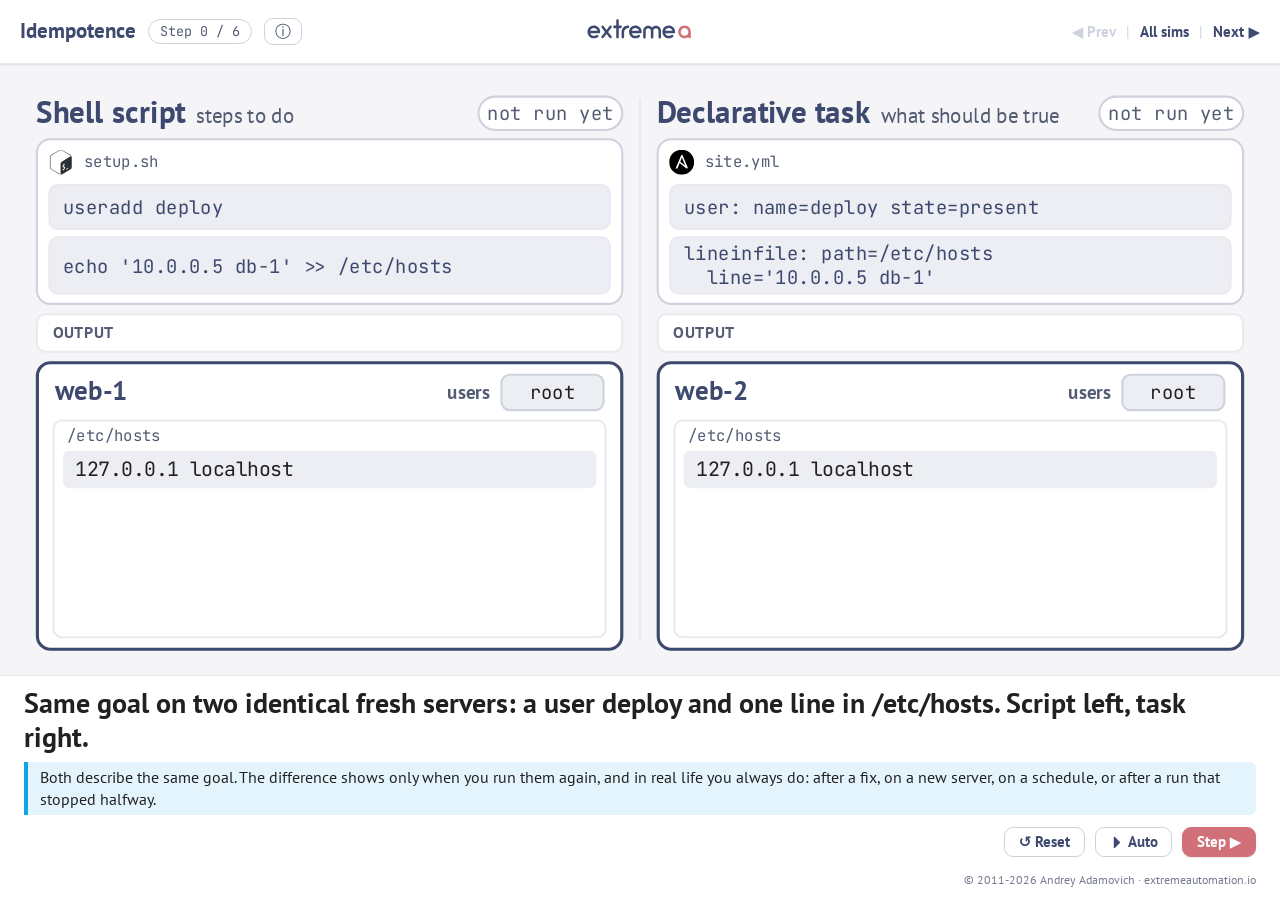
<file: sims/idempotence.html>
<!doctype html>
<html lang="en">
<head>
<meta charset="utf-8">
<meta name="viewport" content="width=device-width, initial-scale=1">
<title>Idempotence · IaC concepts</title>
<link rel="icon" href="../assets/favicon.png" type="image/png">
<link rel="stylesheet" href="../assets/frame.css">
<script src="../assets/sims.js"></script>
<script src="../assets/frame.js"></script>
<style>
.ltitle { font-size: 30px; font-weight: 700; color: var(--edge); white-space: nowrap; line-height: 40px; }
.ltitle span { font-size: 20px; font-weight: 400; color: var(--muted); margin-left: 10px; }
.runs { font-family: var(--font-mono); font-size: 18px; line-height: 30px; text-align: center; color: var(--muted);
  background: var(--surface); border: 2px solid var(--line-strong); border-radius: 999px; white-space: nowrap; }
.runs.on { border-color: var(--accent); color: var(--accent-text); box-shadow: var(--ring); }
.codecard { border: 2px solid var(--line-strong); border-radius: 14px; background: var(--surface); }
.ticon img { display: block; width: 100%; height: 100%; }
.fname { font-family: var(--font-mono); font-size: 15px; line-height: 20px; color: var(--muted); white-space: nowrap; }
.ci { border: 2px solid var(--line); border-radius: 9px; background: var(--surface-2); color: var(--edge);
  font-family: var(--font-mono); font-size: 18px; line-height: 23px; white-space: pre; padding: 0 12px;
  display: flex; align-items: center; overflow: hidden; }
.ci.hot { border-color: var(--accent); background: var(--surface); box-shadow: var(--ring); }
.tag { font-size: 17px; font-weight: 700; line-height: 30px; text-align: center; border-radius: 999px; white-space: nowrap; }
.tag.warn { background: var(--warn-bg); color: var(--warn); }
.tag.bad { background: var(--bad-bg); color: var(--bad); }
.tag.read { background: var(--read-bg); color: var(--read); }
.out { font-family: var(--font-mono); font-size: 17px; padding: 0 14px; display: flex; align-items: center; gap: 14px;
  border: 2px solid var(--line); border-radius: 9px; background: var(--surface); color: var(--muted); white-space: nowrap;
  overflow: hidden; }
.out i { font-style: normal; font-family: var(--font-sans); font-weight: 700; font-size: 15px; text-transform: uppercase;
  letter-spacing: .05em; color: var(--muted); }
.out .x { margin-left: auto; }
.out.bad { border-color: var(--bad); background: var(--bad-bg); color: var(--bad); }
.out.warn { border-color: var(--warn); background: var(--warn-bg); color: var(--warn); }
.out.read { border-color: var(--read); background: var(--read-bg); color: var(--read); }
.server { border: 3px solid var(--edge); border-radius: 14px; background: var(--surface); }
.sname { font-size: 26px; font-weight: 700; color: var(--edge); white-space: nowrap; line-height: 36px; }
.slbl { font-size: 18px; font-weight: 700; color: var(--muted); white-space: nowrap; line-height: 36px; text-align: right; }
.chip { font-family: var(--font-mono); font-size: 18px; display: flex; align-items: center; justify-content: center;
  border: 2px solid var(--line-strong); border-radius: 9px; background: var(--surface-2); color: var(--text); }
.chip.new { border-color: var(--warn); background: var(--warn-bg); color: var(--warn); }
.chip.err { border-color: var(--bad); background: var(--bad-bg); color: var(--bad); }
.chip.ok { border-color: var(--read); background: var(--read-bg); color: var(--read); }
.file { border: 2px solid var(--line); border-radius: 9px; background: var(--surface); }
.hl { font-family: var(--font-mono); font-size: 19px; display: flex; align-items: center; padding: 0 12px;
  border-radius: 6px; background: var(--surface-2); color: var(--text); white-space: nowrap; overflow: hidden; }
.hl b { margin-left: auto; font-family: var(--font-sans); font-size: 16px; font-weight: 700; }
.hl.new { background: var(--warn-bg); color: var(--warn); }
.hl.ok { background: var(--read-bg); color: var(--read); }
.hl.dup { background: var(--bad-bg); color: var(--bad); }
.hl.just { box-shadow: 0 0 0 3px var(--bad); }
.hl.new.just { box-shadow: 0 0 0 3px var(--warn); }
.canvas .k.hl.is-new { transform: translateX(-40px); }
.divider { background: var(--line); }
</style>
</head>
<body>
<script>
(function () {
  var LINE = '10.0.0.5 db-1';
  var CODE = {
    sc: { title: 'Shell script', sub: 'steps to do', file: 'setup.sh', server: 'web-1',
      icon: '<img src="../assets/icons/bash.svg" alt="Bash">',
      items: [['useradd deploy'], ['echo \'' + LINE + '\' >> /etc/hosts']] },
    guarded: [['id deploy || useradd deploy'], ['grep -q db-1 /etc/hosts ||', '  echo \'' + LINE + '\' >> /etc/hosts']],
    tk: { title: 'Declarative task', sub: 'what should be true', file: 'site.yml', server: 'web-2',
      icon: '<img src="../assets/icons/ansible.svg" alt="Ansible">',
      items: [['user: name=deploy state=present'], ['lineinfile: path=/etc/hosts', '  line=\'' + LINE + '\'']] }
  };

  function server() { return { runs: 0, users: ['root'], hosts: ['127.0.0.1 localhost'], hot: -1, tags: [null, null], fx: {}, out: null }; }
  function fresh() { return { sc: server(), tk: server(), guarded: false }; }
  function copies(L) { return L.hosts.filter(function (h) { return h === LINE; }).length; }
  function start(L) { L.runs++; L.tags = [null, null]; L.fx = {}; L.out = null; }

  /* The script runs each command; with checks (guarded) it first looks at the server. */
  async function runScript(s, sim, fast) {
    var L = s.sc, w = fast ? 380 : 650, err = false;
    start(L);
    L.hot = 0; sim.render(); await sim.wait(w);
    if (L.users.indexOf('deploy') < 0) { L.users.push('deploy'); L.tags[0] = ['warn', 'created']; L.fx.user = 'new'; }
    else if (s.guarded) { L.tags[0] = ['read', '✓ ok']; L.fx.user = 'ok'; }
    else { L.tags[0] = ['bad', '✕ error']; L.fx.user = 'err'; err = true; }
    sim.render(); await sim.wait(w);
    L.hot = 1; sim.render(); await sim.wait(w);
    var n = copies(L);
    if (s.guarded && n) { L.tags[1] = ['read', '✓ ok']; L.fx.line = 'ok'; }
    else { L.hosts.push(LINE); L.tags[1] = n ? ['bad', '+1 copy'] : ['warn', 'added']; L.fx.line = n ? 'dup' : 'new'; }
    sim.render(); await sim.wait(w);
    L.hot = -1;
    L.out = err ? ['bad', 'useradd: user \'deploy\' already exists', 'exit 0'] : ['', '', 'exit 0'];
  }

  /* The task checks first, changes only what differs, and reports how much it changed. */
  async function runTask(s, sim, fast) {
    var L = s.tk, w = fast ? 380 : 650, changed = 0;
    start(L);
    L.hot = 0; sim.render(); await sim.wait(w);
    if (L.users.indexOf('deploy') < 0) { L.users.push('deploy'); L.tags[0] = ['warn', 'changed']; L.fx.user = 'new'; changed++; }
    else { L.tags[0] = ['read', '✓ ok']; L.fx.user = 'ok'; }
    sim.render(); await sim.wait(w);
    L.hot = 1; sim.render(); await sim.wait(w);
    if (!copies(L)) { L.hosts.push(LINE); L.tags[1] = ['warn', 'changed']; L.fx.line = 'new'; changed++; }
    else { L.tags[1] = ['read', '✓ ok']; L.fx.line = 'ok'; }
    sim.render(); await sim.wait(w);
    L.hot = -1;
    L.out = [changed ? 'warn' : 'read', 'ok=2 changed=' + changed, 'failed=0'];
  }

  function geometry(sim) {
    if (!sim.portrait) return { lanes: [[20, 0, 564], [616, 0, 564]], srvH: 278, rows: 4, pitch: 44, rowH: 36 };
    return { lanes: [[20, 0, 600], [20, 464, 600]], srvH: 194, rows: 3, pitch: 32, rowH: 28 };
  }

  function drawLane(sim, k, L, def, items, g, G) {
    var rows = G.rows, srvH = G.srvH;
    var x = g[0], y = g[1], w = g[2];
    var t = sim.box(k + '-title', 'ltitle');
    sim.place(t, x, y + 2, w - 150, 40);
    t.innerHTML = '<b></b><span></span>';
    t.firstChild.textContent = def.title; t.lastChild.textContent = def.sub;
    sim.place(sim.box(k + '-runs', 'runs' + (L.hot >= 0 ? ' on' : '')), x + w - 140, y + 7, 140, 34)
      .textContent = L.runs ? 'run ' + L.runs : 'not run yet';

    // the code: one row per command or task, with what it did on the last run
    var cy = y + 48;
    sim.place(sim.box(k + '-card', 'codecard'), x, cy, w, 160);
    var ic = sim.place(sim.box(k + '-icon', 'ticon'), x + 12, cy + 11, 24, 24);
    if (!ic.firstChild) ic.innerHTML = def.icon;
    sim.place(sim.box(k + '-file', 'fname'), x + 46, cy + 13, 300, 20).textContent = def.file;
    [[cy + 44, 44], [cy + 94, 56]].forEach(function (r, i) {
      sim.place(sim.box(k + '-ci' + i, 'ci' + (L.hot === i ? ' hot' : '')), x + 12, r[0], w - 24, r[1])
        .textContent = items[i].join('\n');
      var tag = L.tags[i];
      if (tag) sim.place(sim.box(k + '-tag' + i, 'tag ' + tag[0]), x + w - 128, r[0] + (r[1] - 30) / 2, 104, 30).textContent = tag[1];
    });

    // what the run printed
    var o = L.out, ob = sim.box(k + '-out', 'out ' + (o ? o[0] : ''));
    sim.place(ob, x, y + 216, w, 38);
    ob.innerHTML = '<i>output</i><span></span><span class="x"></span>';
    ob.children[1].textContent = o ? o[1] : '';
    ob.children[2].textContent = o ? o[2] : '';

    // the server: its users and its /etc/hosts
    var sy = y + 262;
    sim.place(sim.box(k + '-srv', 'server'), x, sy, w, srvH);
    sim.place(sim.box(k + '-sname', 'sname'), x + 18, sy + 10, 120, 36).textContent = def.server;
    var ux = x + w - 18 - L.users.length * 110 + 10;
    sim.place(sim.box(k + '-ulbl', 'slbl'), ux - 90, sy + 12, 80, 36).textContent = 'users';
    L.users.forEach(function (u, i) {
      var cls = 'chip' + (u === 'deploy' && L.fx.user ? ' ' + L.fx.user : '');
      sim.place(sim.box(k + '-u-' + u, cls), ux + i * 110, sy + 12, 100, 36).textContent = u;
    });
    var fy = sy + 56, fh = srvH - 56 - 12;
    sim.place(sim.box(k + '-file2', 'file'), x + 16, fy, w - 32, fh);
    sim.place(sim.box(k + '-flbl', 'fname'), x + 30, fy + 6, 200, 20).textContent = '/etc/hosts';
    var lines = L.hosts, n = 0, shown = lines.length > rows ? rows - 1 : lines.length;
    for (var i = 0; i < shown; i++) {
      var copy = lines[i] === LINE ? ++n : 0, last = i === lines.length - 1, cls = 'hl';
      if (copy > 1) cls += ' dup';
      else if (copy === 1 && L.fx.line === 'ok') cls += ' ok';
      else if (copy === 1 && last && L.fx.line === 'new') cls += ' new';
      if (last && (L.fx.line === 'new' || L.fx.line === 'dup')) cls += ' just';
      var el = sim.place(sim.box(k + '-h' + i, cls), x + 26, fy + 30 + i * G.pitch, w - 52, G.rowH);
      el.innerHTML = '<span></span>' + (copy > 1 ? '<b>copy ' + copy + '</b>' : '');
      el.firstChild.textContent = lines[i];
    }
    if (lines.length > rows) {
      sim.place(sim.box(k + '-hmore', 'hl dup' + (L.fx.line === 'dup' ? ' just' : '')), x + 26, fy + 30 + shown * G.pitch, w - 52, G.rowH)
        .textContent = '+ ' + (lines.length - shown) + ' more copies of ' + LINE;
    }
  }

  function scriptSay(s, sim) {
    var L = s.sc, n = copies(L);
    if (s.guarded) sim.say(L.tags[0][0] === 'read' && L.tags[1][0] === 'read'
      ? 'Run ' + L.runs + ' of the checked script: both checks pass, so nothing runs and nothing is added.'
      : 'Run ' + L.runs + ' of the checked script: it creates what is missing and skips the rest.');
    else if (n === 1) sim.say('Run ' + L.runs + ' of the script: useradd creates the user, echo appends the line.');
    else sim.say('Run ' + L.runs + ' of the script: useradd fails again, and /etc/hosts now has ' + n + ' copies of the line.');
  }
  function switchVersion(s, sim) {
    var L = s.sc;
    s.guarded = !s.guarded;
    L.tags = [null, null]; L.fx = {}; L.out = null;   // they belonged to the other version
    if (s.guarded) sim.say('The script now checks before each change, so it is idempotent. Run it to see.',
      'grep -q db-1 /etc/hosts || echo \'' + LINE + '\' >> /etc/hosts',
      'A check in front of each command makes a re-run safe. It does not clean up copies that earlier runs left behind: press Reset server for a clean start.');
    else sim.say('The checks are gone, so the script is not idempotent. Run it to see.',
      'echo \'' + LINE + '\' >> /etc/hosts',
      'Without checks every run repeats both commands: useradd fails once the user exists, and echo appends another copy of the line.');
  }
  function taskSay(s, sim) {
    var L = s.tk, c = L.out[1].slice(-1);
    sim.say('Run ' + L.runs + ' of the task: changed=' + c + (c === '0' ? '. Nothing was different, so nothing was touched.' : '. It fixed what was missing.'));
  }

  Sim.create({
    id: 'idempotence',
    size: [1200, 540],
    portrait: [640, 920],
    autoDelay: 2800,
    recap: {
      remember: 'Idempotent code can run any number of times: the first run makes the change, every later run finds nothing to do and changes nothing.',
      mistake: 'Treating a script that worked once as done. The next run (a fix, a new server, a run that stopped halfway) then fails or adds duplicates: <code>useradd</code> and <code>echo &gt;&gt;</code> are not idempotent on their own.',
      simplified: 'Two identical fresh servers stand in for one, so both approaches start clean. Real tasks check more (uid, groups, file mode), and tool output is shortened. A script can be idempotent too, if you write every check yourself, as the last step shows.',
      lecture: 'Lecture 1'
    },
    state: fresh,

    render: function (s, sim) {
      var G = geometry(sim);
      drawLane(sim, 'sc', s.sc, CODE.sc, s.guarded ? CODE.guarded : CODE.sc.items, G.lanes[0], G);
      drawLane(sim, 'tk', s.tk, CODE.tk, CODE.tk.items, G.lanes[1], G);
      if (sim.portrait) sim.place(sim.box('div', 'divider'), 20, 459, 600, 2);
      else sim.place(sim.box('div', 'divider'), 599, 10, 2, 520);
    },

    intro: { caption: 'Same goal on two identical fresh servers: a user deploy and one line in /etc/hosts. Script left, task right.',
      why: 'Both describe the same goal. The difference shows only when you run them again, and in real life you always do: after a fix, on a new server, on a schedule, or after a run that stopped halfway.',
      code: '' },
    steps: [
      { caption: 'Run 1 of the script on web-1: useradd creates the user, echo appends the line. It looks right.',
        why: 'On a fresh server a script works fine, which is why scripts feel good enough. It does not look at the server first: it just runs each command in order, and prints nothing about what it changed.',
        code: 'sh setup.sh',
        run: function (s, sim) { return runScript(s, sim); } },
      { caption: 'Run 1 of the task on web-2: the tool checks each item, finds both missing and fixes them: changed=2.',
        why: 'A declarative task names an end state, not a command. The tool first looks at the server, then changes only what differs, and reports what it changed. On a fresh server that is everything.',
        code: 'ansible-playbook site.yml',
        run: function (s, sim) { return runTask(s, sim); } },
      { caption: 'Run 2 of the script: useradd fails, the user already exists. echo appends the same line a second time.',
        why: 'The script runs every command again. useradd fails because deploy exists; echo appends a second copy. The script still exits 0, because only its last command counts, so whoever ran it sees success.',
        code: 'sh setup.sh',
        run: function (s, sim) { return runScript(s, sim); } },
      { caption: 'Run 2 of the task: both items are already as described, so nothing is touched: changed=0.',
        why: 'The tool checked both items, found them already true and changed nothing. changed=0 on a re-run is the everyday proof of idempotence; a re-run that still reports changes usually means a task is not idempotent.',
        code: 'ansible-playbook site.yml   # second run: changed=0',
        run: function (s, sim) { return runTask(s, sim); } },
      { caption: 'Run 3 of both: the script fails again and /etc/hosts has three copies. The task stays at changed=0.',
        why: 'Idempotent means: run once or run ten times, the result is the same. The script is not: every run adds one more line and one more error. That makes a re-run after a failure risky, exactly when it should be safe.',
        code: 'ansible-playbook site.yml   # run 3: changed=0',
        buttons: ['script', 'task', 'reset', 'version'],
        run: function (s, sim) { return Promise.all([runScript(s, sim, true), runTask(s, sim, true)]); } },
      { caption: 'With checks the script is idempotent too: the next run adds nothing. The old copies stay, though.',
        why: 'Idempotence is a property of the code, not of the tool. Declarative tools build the check into every task; in a script you write each check yourself, and it is easy to miss one. Checks stop new copies but do not clean up old ones.',
        code: 'grep -q db-1 /etc/hosts || echo \'10.0.0.5 db-1\' >> /etc/hosts',
        run: async function (s, sim) {
          s.guarded = true; sim.render(); await sim.wait(900); await runScript(s, sim);
          // after the free buttons (Reset server, more runs) the story's caption may not fit what happened
          if (s.sc.tags[0][0] !== 'read' || s.sc.tags[1][0] !== 'read' || copies(s.sc) < 2) scriptSay(s, sim);
        } }
    ],
    buttons: {
      script: { label: 'Run script', caption: 'The script runs once more on web-1, on whatever is there now.',
        why: 'Each press is one more run of the same code on the same server. Watch whether the output and /etc/hosts change: an idempotent run leaves both as they were.',
        code: 'sh setup.sh',
        run: async function (s, sim) { await runScript(s, sim, true); scriptSay(s, sim); } },
      task: { label: 'Run task', caption: 'The task runs once more on web-2, on whatever is there now.',
        why: 'However often it runs, the task should report changed=0 after the first run. That is what makes it safe to run on a schedule, on many servers at once, or again after a failure.',
        code: 'ansible-playbook site.yml',
        run: async function (s, sim) { await runTask(s, sim, true); taskSay(s, sim); } },
      reset: { label: 'Reset server', caption: 'Both servers are fresh again: no deploy user, no hosts line. The code stays as it is.',
        why: 'A fresh server replays the first run: both approaches change things on run 1. The difference only shows from run 2 on, which is why testing a script once on a clean machine proves little.',
        code: '',
        run: function (s) { s.sc = server(); s.tk = server(); } },
      version: { label: function (s) { return s.guarded ? 'Make script non-idempotent' : 'Make script idempotent'; },
        caption: 'You edit the script. The server stays as it is until the next run.',
        why: 'Editing code changes nothing on the server. Run the script to compare the two versions on the same server.',
        code: '',
        run: function (s, sim) { switchVersion(s, sim); } }
    }
  });
})();
</script>
</body>
</html>
</file>
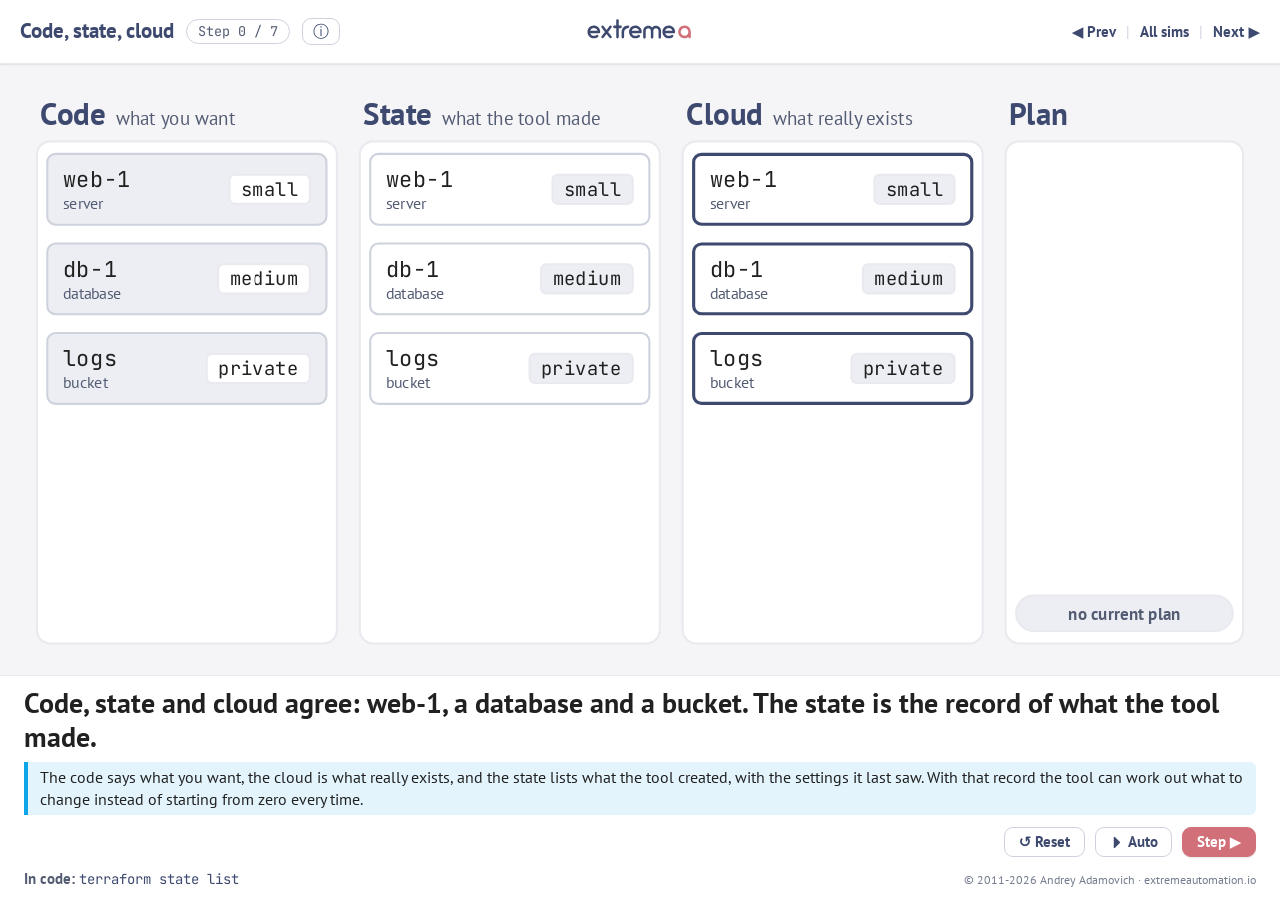
<file: sims/plan-and-state.html>
<!doctype html>
<html lang="en">
<head>
<meta charset="utf-8">
<meta name="viewport" content="width=device-width, initial-scale=1">
<title>Code, state, cloud · IaC concepts</title>
<link rel="icon" href="../assets/favicon.png" type="image/png">
<link rel="stylesheet" href="../assets/frame.css">
<script src="../assets/sims.js"></script>
<script src="../assets/frame.js"></script>
<style>
.ctitle { font-size: 30px; font-weight: 700; color: var(--edge); white-space: nowrap; line-height: 40px; }
.ctitle span { font-size: 18px; font-weight: 400; color: var(--muted); margin-left: 10px; }
.ctitle.compact { font-size: 24px; line-height: 30px; }
.ctitle.compact span { display: block; margin: 0; font-size: 15px; line-height: 20px; }
.col { background: var(--surface); border: 2px solid var(--line); border-radius: 14px; }
.col.on { border-color: var(--accent); box-shadow: var(--ring); }
.cell { border-radius: 9px; display: flex; align-items: center; gap: 10px; padding: 0 14px; overflow: hidden; }
.cell .nm { font-family: var(--font-mono); font-size: 21px; line-height: 26px; color: var(--text); white-space: nowrap; }
.cell .sb { font-size: 15px; line-height: 19px; color: var(--muted); white-space: nowrap; }
.cell .sb.hand { color: var(--warn); font-weight: 700; }
.cell .val { margin-left: auto; font-family: var(--font-mono); font-size: 18px; line-height: 24px; padding: 1px 10px;
  border: 2px solid var(--line); border-radius: 6px; background: var(--surface-2); color: var(--text); white-space: nowrap; }
.cell .val.warn { border-color: var(--warn); background: var(--warn-bg); color: var(--warn); }
.cell.code { background: var(--surface-2); border: 2px solid var(--line-strong); }
.cell.code .val { background: var(--surface); }
.cell.state { background: var(--surface); border: 2px solid var(--line-strong); }
.cell.cloud { background: var(--surface); border: 3px solid var(--edge); }
.cell.none { justify-content: center; border: 2px dashed var(--line-strong); background: transparent; color: var(--muted);
  font-size: 17px; white-space: nowrap; }
.cell.doomed { border-color: var(--bad); background: var(--bad-bg); }
.cell.doomed .nm { color: var(--bad); text-decoration: line-through; }
.cell.mem { border-style: dashed; border-color: var(--info); }
.cell.none.mem { color: var(--info); font-weight: 700; }
.cell .sb.mem { color: var(--info); font-weight: 700; }
.cell.hot { border-color: var(--accent); box-shadow: var(--ring); }
.cell.compact { flex-direction: column; align-items: flex-start; justify-content: center; gap: 4px; padding: 0 10px; }
.cell.compact .nm { font-size: 18px; line-height: 22px; }
.cell.compact .sb { display: none; }
.cell.compact .val { margin-left: 0; font-size: 16px; line-height: 20px; padding: 0 8px; }
.cell.none.compact { align-items: center; font-size: 15px; }
.pt { border: 2px solid transparent; border-radius: 9px; display: flex; flex-direction: column; justify-content: center;
  align-items: center; text-align: center; line-height: 1.15; white-space: nowrap; overflow: hidden; }
.pt b { font-size: 19px; }
.pt span { font-family: var(--font-mono); font-size: 15px; margin-top: 3px; }
.pt.create { border-color: var(--read); background: var(--read-bg); color: var(--read); }
.pt.update { border-color: var(--warn); background: var(--warn-bg); color: var(--warn); }
.pt.destroy { border-color: var(--bad); background: var(--bad-bg); color: var(--bad); }
.pt.same, .pt.unmanaged { background: var(--skip-bg); color: var(--muted); }
.pt.same b { font-weight: 400; font-size: 17px; }
.pt.done { background: var(--read-bg); color: var(--read); }
.pt.compact b { font-size: 16px; }
.pt.compact span { font-size: 13px; }
.pc { font-family: var(--font-mono); font-size: 18px; line-height: 30px; text-align: center; border-radius: 999px;
  border: 2px solid transparent; white-space: nowrap; }
.pc.off { background: var(--skip-bg); color: var(--muted); }
.pc.add { border-color: var(--read); background: var(--read-bg); color: var(--read); }
.pc.chg { border-color: var(--warn); background: var(--warn-bg); color: var(--warn); }
.pc.del { border-color: var(--bad); background: var(--bad-bg); color: var(--bad); }
.status { font-size: 16px; font-weight: 700; line-height: 32px; text-align: center; border-radius: 999px; white-space: nowrap;
  border: 2px solid var(--line); background: var(--surface-2); color: var(--muted); overflow: hidden; }
.status.busy { border-color: var(--info); background: var(--info-bg); color: var(--info); }
.status.warn { border-color: var(--warn); background: var(--warn-bg); color: var(--warn); }
.status.read { border-color: var(--read); background: var(--read-bg); color: var(--read); }
.status.compact { font-size: 14px; }
</style>
</head>
<body>
<script>
(function () {
  // every resource the sim can show, in row order, with its kind
  var ORDER = ['web-1', 'web-2', 'db-1', 'logs', 'test-vm'];
  var KIND = { 'web-1': 'server', 'web-2': 'server', 'db-1': 'database', 'logs': 'bucket', 'test-vm': 'server' };
  var START = { 'web-1': 'small', 'db-1': 'medium', 'logs': 'private' };
  var COLS = [{ id: 'code', t: 'Code', s: 'what you want' }, { id: 'state', t: 'State', s: 'what the tool made' },
    { id: 'cloud', t: 'Cloud', s: 'what really exists' }, { id: 'plan', t: 'Plan' }];
  var TAG = { create: '+ create', update: '~ update', destroy: '- destroy', same: 'no change', unmanaged: 'not managed' };
  var DONE = { create: 'created', update: 'updated', destroy: 'destroyed' };
  var STATUS = { refresh: ['busy', 'reading the cloud'], compare: ['busy', 'comparing'], ready: ['warn', 'ready to apply'],
    none: ['read', 'no changes'], applying: ['busy', 'applying'], applied: ['read', 'applied'] };

  function res(v, note) { return { v: v, note: note || null }; }
  function fill() { var m = {}; Object.keys(START).forEach(function (n) { m[n] = res(START[n]); }); return m; }
  function fresh() {
    return { code: fill(), state: fill(), cloud: fill(), plan: null, active: [], hot: {}, edit: 0, hand: 0 };
  }
  function list(a) { return a.length < 2 ? (a[0] || '') : a.slice(0, -1).join(', ') + ' and ' + a[a.length - 1]; }
  function counts(items) {
    var k = { create: 0, update: 0, destroy: 0 };
    Object.keys(items).forEach(function (n) { if (items[n].type in k) k[items[n].type]++; });
    k.total = k.create + k.update + k.destroy;
    return k;
  }
  function chips(k) { return '+' + k.create + ' ~' + k.update + ' -' + k.destroy; }

  /* Plan: read from the cloud what the state lists (in memory: s.plan.seen; the saved s.state is not touched),
     then compare the code with that. Only apply saves it. */
  async function plan(s, sim, fast) {
    var w = fast ? 520 : 850, drift = 0, seen = {};
    s.hot = {}; s.plan = { status: 'refresh', items: null, seen: null }; s.active = ['state', 'cloud'];
    sim.render(); await sim.wait(w);
    Object.keys(s.state).forEach(function (n) {
      var c = s.cloud[n];
      if (!c) drift++;
      else { seen[n] = res(c.v); if (c.v !== s.state[n].v) drift++; }
    });
    s.plan.seen = seen;
    sim.render(); await sim.wait(w);
    s.plan.status = 'compare'; s.active = ['code', 'state', 'plan'];
    sim.render(); await sim.wait(w * 0.7);
    var items = {};
    ORDER.forEach(function (n) {
      var c = s.code[n], st = seen[n];
      if (c && !st) items[n] = { type: 'create', to: c.v };
      else if (!c && st) items[n] = { type: 'destroy' };
      else if (c && st) items[n] = c.v === st.v ? { type: 'same' } : { type: 'update', from: st.v, to: c.v };
      else if (s.cloud[n]) items[n] = { type: 'unmanaged' };
    });
    s.plan = { status: counts(items).total ? 'ready' : 'none', items: items, drift: drift, seen: seen };
    sim.render(); await sim.wait(w * 0.6);
    s.active = [];
  }

  /* Apply: without a current plan, plan first; then change the cloud and save what was read plus the changes
     as the new state. */
  async function apply(s, sim, fast) {
    var w = fast ? 520 : 850, replanned = false;
    if (!s.plan || (s.plan.status !== 'ready' && s.plan.status !== 'none')) { await plan(s, sim, true); replanned = true; }
    var items = s.plan.items, k = counts(items), seen = s.plan.seen;
    if (!k.total) { s.state = seen; s.plan.seen = null; return { k: k, replanned: replanned }; }
    var todo = ORDER.filter(function (n) { return items[n] && DONE[items[n].type]; });
    s.hot = {}; s.plan.status = 'applying'; s.active = ['cloud'];
    sim.render(); await sim.wait(w * 0.5);
    todo.forEach(function (n) {
      if (items[n].type === 'destroy') delete s.cloud[n];
      else { s.cloud[n] = res(s.code[n].v); s.hot['cloud:' + n] = true; }
    });
    sim.render(); await sim.wait(w);
    s.active = ['state'];
    todo.forEach(function (n) {
      if (items[n].type === 'destroy') delete seen[n];
      else { seen[n] = res(s.code[n].v); s.hot['state:' + n] = true; }
    });
    s.state = seen; s.plan.seen = null;
    sim.render(); await sim.wait(w);
    s.plan.status = 'applied'; s.active = [];
    return { k: k, replanned: replanned };
  }

  function planText(s) {
    var it = s.plan.items, by = { create: [], update: [], destroy: [] }, un = [], k = counts(it);
    ORDER.forEach(function (n) {
      if (!it[n]) return;
      if (by[it[n].type]) by[it[n].type].push(n);
      if (it[n].type === 'unmanaged') un.push(n);
    });
    if (!k.total) return 'Plan: no changes, code and state agree.' +
      (un.length ? ' ' + list(un) + ' is not in the state, so the plan ignores it.' : '');
    var parts = [];
    if (by.create.length) parts.push('create ' + list(by.create));
    if (by.update.length) parts.push('change ' + list(by.update));
    if (by.destroy.length) parts.push('destroy ' + list(by.destroy));
    var t = 'Plan: ' + chips(k) + '. It would ' + (parts.length > 1 ? parts.slice(0, -1).join(', ') + ', and ' : '') +
      parts[parts.length - 1] + '.';
    var note = s.plan.drift > 1 ? ' Reading the cloud found changes made by hand.' : ' Reading the cloud found a change made by hand.';
    return s.plan.drift && (t + note).length <= 120 ? t + note : t;
  }
  function applyText(r) {
    if (!r.k.total) return 'Apply: no changes. Code and state agree, so there is nothing to do.';
    return (r.replanned ? 'Apply made a fresh plan first, then: ' : 'Apply: ') + r.k.create + ' added, ' + r.k.update +
      ' changed, ' + r.k.destroy + ' destroyed. The state records the result.';
  }

  /* Edit code: toggles, in turn, the bucket, the database size and web-2. */
  function editCode(s) {
    var what = ['logs', 'db-1', 'web-2'][s.edit % 3], c = s.code, t;
    s.edit++; s.plan = null; s.hot = {};
    if (what === 'db-1' && c['db-1']) {
      c['db-1'] = res(c['db-1'].v === 'medium' ? 'large' : 'medium');
      t = 'You change db-1 to ' + c['db-1'].v + ' in the code.';
    } else if (c[what]) { delete c[what]; t = 'You delete ' + what + ' from the code.'; }
    else { c[what] = res(START[what] || 'small'); t = 'You add ' + what + ' to the code.'; }
    if (c[what]) s.hot['code:' + what] = true;
    return t + ' Nothing in the cloud changes until you plan and apply.';
  }

  /* Console change: in turn, resize web-1, delete a resource, create or delete test-vm, all by hand. */
  function consoleChange(s) {
    var what = ['resize', 'delete', 'create'][s.hand % 3], cl = s.cloud;
    s.hand++; s.plan = null; s.hot = {};
    var gone = ['web-2', 'logs', 'db-1'].filter(function (n) { return cl[n]; })[0];
    if (what === 'delete' && gone) {
      delete cl[gone];
      return 'Someone deletes ' + gone + ' in the console. The saved state still lists it; the next plan finds it gone.';
    }
    if (what === 'create') {
      if (cl['test-vm']) { delete cl['test-vm']; return 'Someone deletes test-vm in the console. The tool never knew it, so its state stays the same.'; }
      cl['test-vm'] = res('small', 'made by hand'); s.hot['cloud:test-vm'] = true;
      return 'Someone creates test-vm in the console. It is not in the state, so the tool will not manage it.';
    }
    cl['web-1'] = res(cl['web-1'] && cl['web-1'].v === 'large' ? 'medium' : 'large', 'changed by hand');
    s.hot['cloud:web-1'] = true;
    return 'Someone changes web-1 to ' + cl['web-1'].v + ' in the console. Only the cloud changed; the state does not know.';
  }

  function geometry(sim) {
    if (!sim.portrait) return { xs: [20, 330, 640, 950], ws: [290, 290, 290, 230], titleH: 40, colY: 50, colB: 534,
      y0: 62, pitch: 86, cellH: 70, statusY: 486, chipX: 1036, chipY: 5, compact: false };
    return { xs: [10, 166, 322, 478], ws: [146, 146, 146, 152], titleH: 56, colY: 80, colB: 580,
      y0: 92, pitch: 86, cellH: 70, statusY: 532, chipX: 478, chipY: 38, compact: true };
  }

  function html(el, h) { if (el._h !== h) { el.innerHTML = h; el._h = h; } return el; }

  Sim.create({
    id: 'plan-and-state',
    size: [1200, 540],
    portrait: [640, 590],
    autoDelay: 3000,
    recap: {
      remember: 'The tool reads the cloud for what its state lists, compares that with the code and plans only the difference: <code>+</code> create, <code>~</code> change, <code>-</code> destroy.',
      mistake: 'Fixing things by hand in the console. The state does not record it, and the next apply usually sets the resource back to what the code says. Change the code instead, and read every <code>-</code> in a plan before you apply.',
      simplified: 'Each resource has one setting here. Real state also holds IDs and every attribute, and a team keeps it in a shared, locked place (see Shared state and locking).',
      lecture: 'Lecture 5'
    },
    state: fresh,

    render: function (s, sim) {
      var G = geometry(sim), P = s.plan, items = P && P.items;
      COLS.forEach(function (c, i) {
        var t = html(sim.box('t-' + c.id, 'ctitle' + (G.compact ? ' compact' : '')),
          c.t + (c.s ? '<span>' + c.s + '</span>' : ''));
        sim.place(t, G.xs[i] + 4, 4, G.ws[i] - 4, G.titleH);
        sim.place(sim.box('col-' + c.id, 'col' + (s.active.indexOf(c.id) >= 0 ? ' on' : '')), G.xs[i], G.colY, G.ws[i], G.colB - G.colY);
      });

      // one row per resource that exists anywhere (or was just destroyed by the last apply)
      var seen = P && P.seen, view = { code: s.code, state: seen || s.state, cloud: s.cloud };
      var rows = ORDER.filter(function (n) { return s.code[n] || s.state[n] || s.cloud[n] || (items && items[n]); });
      rows.forEach(function (n, r) {
        var y = G.y0 + r * G.pitch, it = items && items[n];
        var doomed = it && it.type === 'destroy' && (P.status === 'ready' || P.status === 'applying');
        ['code', 'state', 'cloud'].forEach(function (cid, i) {
          var x = G.xs[i] + 10, w = G.ws[i] - 20, o = view[cid][n], saved = s.state[n];
          // read by the plan, differs from the saved state: shown, but not saved until apply
          var mem = cid === 'state' && seen && (o ? !saved || saved.v !== o.v : !!saved);
          if (!o) {
            sim.place(sim.box('n-' + cid + '-' + n, 'cell none' + (mem ? ' mem' : '') + (G.compact ? ' compact' : '')), x, y, w, G.cellH)
              .textContent = G.compact ? 'none' : mem ? 'gone, not saved' : 'not in ' + cid;
            return;
          }
          var cls = 'cell ' + cid + (G.compact ? ' compact' : '') + (doomed && cid !== 'code' ? ' doomed' : '') +
            (mem ? ' mem' : '') + (s.hot[cid + ':' + n] ? ' hot' : '');
          var off = cid !== 'code' && s.code[n] && s.code[n].v !== o.v;   // differs from what the code wants
          var sub = o.note ? '<div class="sb hand">' + o.note + '</div>' : mem ? '<div class="sb mem">refreshed, not saved</div>' :
            '<div class="sb">' + KIND[n] + '</div>';
          sim.place(html(sim.box('c-' + cid + '-' + n, cls),
            '<div><div class="nm">' + n + '</div>' + sub + '</div><div class="val' + (off ? ' warn' : '') + '">' + o.v + '</div>'),
            x, y, w, G.cellH);
        });
        if (it) {
          var applied = P.status === 'applied' && DONE[it.type];
          var sub2 = it.type === 'update' ? it.from + ' -> ' + it.to : it.type === 'create' ? it.to :
            it.type === 'unmanaged' ? 'not in state' : '';
          sim.place(html(sim.box('pt-' + n, 'pt ' + (applied ? 'done' : it.type) + (G.compact ? ' compact' : '')),
            '<b>' + (applied ? DONE[it.type] : TAG[it.type]) + '</b>' + (sub2 ? '<span>' + sub2 + '</span>' : '')),
            G.xs[3] + 10, y + 7, G.ws[3] - 20, G.cellH - 14);
        }
      });

      // the plan's summary chips and status
      if (items) {
        var k = counts(items);
        [['add', '+', k.create], ['chg', '~', k.update], ['del', '-', k.destroy]].forEach(function (p, i) {
          var on = p[2] && P.status !== 'applied';
          sim.place(sim.box('pc-' + p[0], 'pc ' + (on ? p[0] : 'off')), G.chipX + i * 50, G.chipY, 44, 34).textContent = p[1] + p[2];
        });
      }
      var st = P ? STATUS[P.status] : ['', 'no current plan'];
      sim.place(sim.box('status', 'status ' + st[0] + (G.compact ? ' compact' : '')), G.xs[3] + 10, G.statusY, G.ws[3] - 20, 36).textContent = st[1];
    },

    intro: { caption: 'Code, state and cloud agree: web-1, a database and a bucket. The state is the record of what the tool made.',
      why: 'The code says what you want, the cloud is what really exists, and the state lists what the tool created, with the settings it last saw. With that record the tool can work out what to change instead of starting from zero every time.',
      code: 'terraform state list' },
    steps: [
      { caption: 'You add web-2 to the code. Plan compares code with state: web-2 is not in the state, so the plan says +1.',
        why: 'The tool does not search the cloud for work. It compares the code with its state: anything in the code but not in the state is something to create. Planning first shows the change before anything is touched.',
        code: 'terraform plan',
        run: async function (s, sim) {
          s.code['web-2'] = res('small'); s.hot = { 'code:web-2': true };
          sim.render(); await sim.wait(1000); await plan(s, sim);
        } },
      { caption: 'Apply creates web-2 in the cloud, then records it in the state. Code, state and cloud agree again.',
        why: 'Apply makes the planned change and then writes the result into the state. The next plan finds web-2 in both code and state and plans nothing for it. Without that record, the next run would usually try to create web-2 a second time.',
        code: 'terraform apply',
        run: function (s, sim) { return apply(s, sim); } },
      { caption: 'You delete the bucket from the code. It is still in the state, so the plan says -1: destroy logs.',
        why: 'In the state but no longer in the code means: destroy. This is what the state buys you. A configuration tool that only runs the code would usually stop managing the bucket and leave it behind. Read every -1 in a plan before you apply it.',
        code: 'terraform plan',
        run: async function (s, sim) {
          delete s.code.logs; s.plan = null; s.hot = {};
          sim.render(); await sim.wait(1000); await plan(s, sim);
        } },
      { caption: 'Apply destroys the bucket in the cloud and removes it from the state. Nothing is left behind.',
        why: 'A destroy usually cannot be undone: the data in a deleted bucket or database is gone. That is why teams review the plan before apply, and why important resources are often protected against deletion in the code.',
        code: 'terraform apply',
        run: function (s, sim) { return apply(s, sim); } },
      { caption: 'Someone resizes web-1 to large in the web console. Only the cloud changed: state and code still say small.',
        why: 'A change by hand bypasses both the code and the state, so nothing records it. The tool learns about it only when it reads the cloud again. Until then the state is out of date, and the drift is easy to miss.',
        code: '',
        run: function (s) {
          s.cloud['web-1'] = res('large', 'changed by hand'); s.plan = null; s.hot = { 'cloud:web-1': true };
        } },
      { caption: 'Plan reads web-1 from the cloud and finds large. The code says small, so the plan says ~1.',
        why: 'Before comparing, the tool reads from the cloud every resource its state lists, and that is how drift shows up. What it read stays in memory; only apply saves it. The code wins: the plan wants web-1 back at small. If large was the right size, change the code, not the console.',
        code: 'terraform plan',
        run: function (s, sim) { return plan(s, sim); } },
      { caption: 'Apply sets web-1 back to small: code, state and cloud agree. Now try the buttons yourself.',
        why: 'Apply undid the change by hand: right for drift, a surprise for whoever needed it. Try the buttons: edit the code or change the cloud by hand, then Plan and Apply. Plan only reads and compares; only Apply changes the cloud.',
        code: 'terraform apply',
        buttons: ['edit', 'console', 'plan', 'apply'],
        run: function (s, sim) { return apply(s, sim); } }
    ],
    buttons: {
      edit: { label: 'Edit code', caption: 'You edit the code.',
        why: 'Editing the code changes nothing in the cloud by itself. The next plan compares the new code with the state: in the code only means +, a different setting means ~, gone from the code means -.',
        code: '',
        run: function (s, sim) { sim.say(editCode(s)); } },
      console: { label: 'Console change', caption: 'Someone changes the cloud by hand.',
        why: 'A change by hand reaches the cloud only. The saved state keeps its old values; the next plan reads the cloud and finds the difference. A resource made by hand is not in the state at all, so the tool neither plans for it nor deletes it.',
        code: '',
        run: function (s, sim) { sim.say(consoleChange(s)); } },
      plan: { label: 'Plan', caption: 'The tool reads the cloud for what the state lists and compares that with the code.',
        why: 'Plan reads the cloud for what the state lists, compares that with the code and lists the difference. It saves nothing and changes nothing in the cloud, so it is safe to run as often as you like.',
        code: 'terraform plan',
        run: async function (s, sim) { await plan(s, sim, true); sim.say(planText(s)); } },
      apply: { label: 'Apply', caption: 'The tool carries out the plan and records the result in the state.',
        why: 'Without a current plan, apply first makes a fresh one. Then it changes the cloud and records the result in the state. After a good apply, the next plan usually shows no changes.',
        code: 'terraform apply',
        run: async function (s, sim) { var r = await apply(s, sim, true); sim.say(applyText(r)); } }
    }
  });
})();
</script>
</body>
</html>
</file>
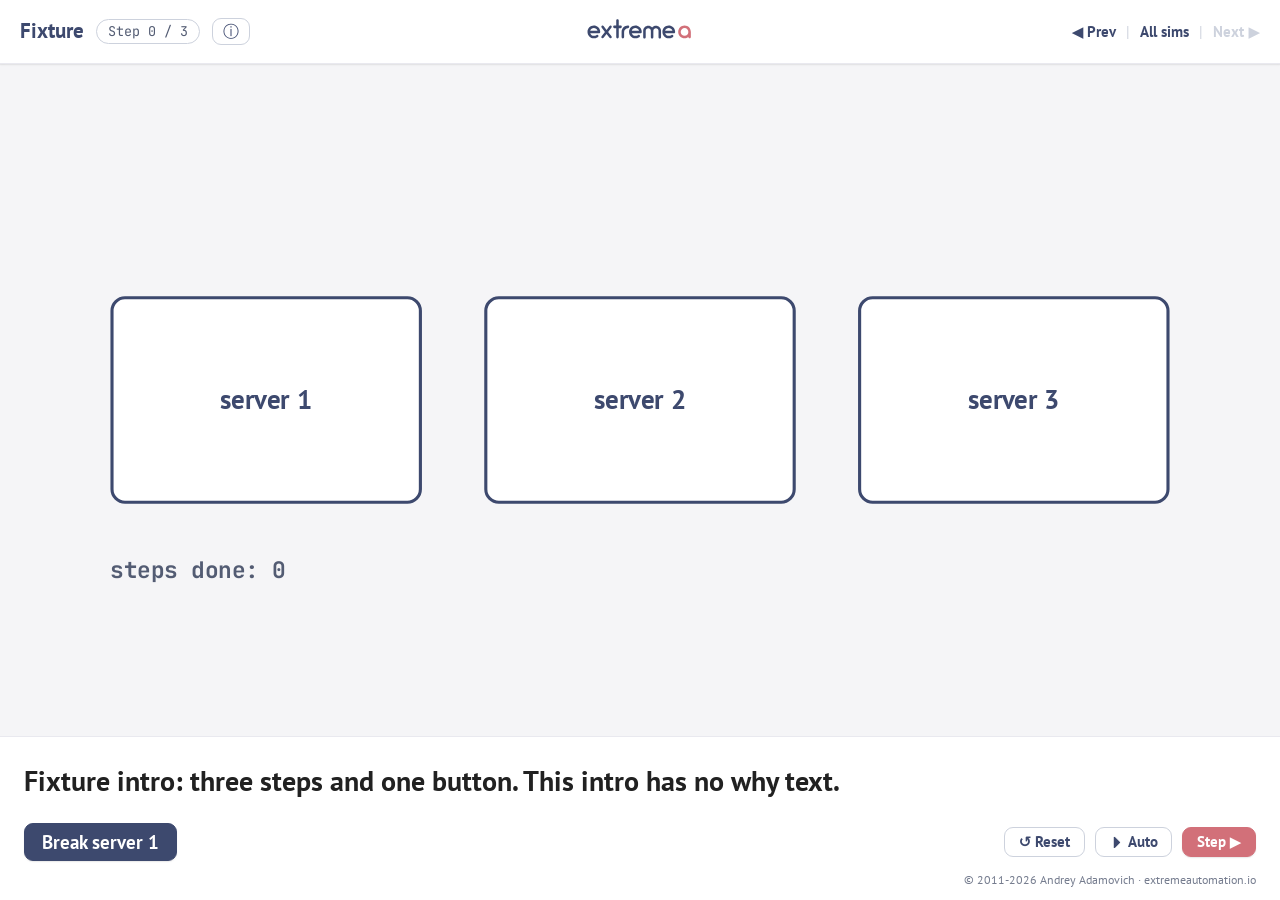
<file: tests/fixture.html>
<!doctype html>
<html lang="en">
<head>
<meta charset="utf-8">
<meta name="viewport" content="width=device-width, initial-scale=1">
<title>Fixture · IaC concepts</title>
<!-- Dev-only page for browser checks of the frame (not published). Open tests/fixture.html. -->
<link rel="stylesheet" href="../assets/frame.css">
<script src="../assets/sims.js"></script>
<script src="../assets/frame.js"></script>
<style>
.srv { border: 3px solid var(--edge); border-radius: 14px; background: var(--surface); display: flex; align-items: center;
  justify-content: center; font-size: 26px; font-weight: 700; color: var(--edge); }
.srv.ok { border-color: var(--read); background: var(--read-bg); color: var(--read); }
.srv.busy { border-color: var(--warn); background: var(--warn-bg); color: var(--warn); }
.srv.bad { border-color: var(--bad); background: var(--bad-bg); color: var(--bad); }
.cnt { font-family: var(--font-mono); }
</style>
</head>
<body>
<script>
(function () {
  window.SIMS = window.SIMS || [];
  SIMS.push({ id: 'fixture', title: 'Fixture', status: 'ready', idea: '', icon: '' });

  Sim.create({ id: 'fixture',
    size: [1200, 540],
    recap: {
      remember: 'Remember line of the fixture.',
      mistake: 'Common mistake line of the fixture.',
      simplified: 'Simplified line of the fixture, with <code>code</code>.',
      lecture: 'Lecture 1'
    },
    state: function () { return { n: 0, phase: '', broken: false }; },
    render: function (s, sim) {
      for (var i = 0; i < 3; i++) {
        var cls = 'srv' + (i < s.n ? ' ok' : '') + (i === s.n - 1 && s.phase === 'busy' ? ' busy' : '') + (s.broken && i === 0 ? ' bad' : '');
        sim.place(sim.box('srv' + i, cls), 90 + i * 360, 170, 300, 200).textContent = 'server ' + (i + 1);
      }
      sim.place(sim.box('cnt', 'lbl cnt'), 90, 420).textContent = 'steps done: ' + s.n;
    },
    intro: { caption: 'Fixture intro: three steps and one button. This intro has no why text.', code: '', buttons: ['break'] },
    steps: [
      { caption: 'Step one: the first server is configured.', why: 'why one', code: 'ansible-playbook site.yml',
        run: function (s) { s.n = 1; } },
      { caption: 'Step two: the second server takes one second to converge.', why: 'why two', code: 'ansible-playbook site.yml --check',
        run: async function (s, sim) { s.n = 2; s.phase = 'busy'; sim.render(); await sim.wait(1000); s.phase = ''; } },
      { caption: 'Step three: all three servers are configured; this caption is long enough to wrap onto a second line.',
        why: 'Long why: the frame must fit two caption lines, up to three lines of this text, the controls and the code line on a 1280x720 projector screen without any scrolling. This sentence is here only to make the text long enough to test that limit with a realistic amount of words in it. Plain words, no long dashes, and about three lines, at most.',
        code: 'terraform plan -out=tfplan',
        run: function (s) { s.n = 3; } }
    ],
    buttons: {
      break: { label: 'Break server 1', caption: 'Someone breaks server 1 by hand.', why: 'why button', code: 'ssh web1 sudo rm /etc/app.conf',
        run: function (s) { s.broken = !s.broken; } }
    }
  });
})();
</script>
</body>
</html>
</file>
<file: assets/frame.css>
/*
 * IaC concept simulator: shared look in the XA design system (light only). Fonts, colour tokens, the sim frame
 * (top bar, stage, bottom bar with the caption, the "why" line and the controls), the recap popover, and a few
 * classes sims may use on their own drawings.
 */
@font-face { font-family: "PT Sans"; src: url(fonts/PTSans-Regular.woff2) format("woff2");
  font-weight: 400; font-style: normal; font-display: swap; }
@font-face { font-family: "PT Sans"; src: url(fonts/PTSans-Bold.woff2) format("woff2");
  font-weight: 700; font-style: normal; font-display: swap; }
@font-face { font-family: "JetBrains Mono"; src: url(fonts/JetBrainsMono-Regular.woff2) format("woff2");
  font-weight: 100 800; font-style: normal; font-display: swap; }   /* variable font, default instance 400 */

:root {
  /* XA palette */
  --xa-rose: #d27079; --xa-navy: #3d496e; --xa-slate: #535c73; --xa-maroon: #800000; --xa-amber: #d97706;
  --xa-green: #16a34a; --xa-sky: #0ea5e9; --xa-canvas: #f5f5f7; --xa-line: #e9e9ef; --xa-muted: #8991a8;
  --xa-ink: #212121; --xa-rose-soft: #f7e6e8; --xa-slate-soft: #eceef3; --xa-green-soft: #e7f5ec;
  --xa-amber-soft: #fdf0db; --xa-maroon-soft: #f6e6e6; --xa-sky-soft: #e3f4fc;
  --font-sans: "PT Sans", system-ui, -apple-system, "Segoe UI", Roboto, Arial, sans-serif;
  --font-mono: "JetBrains Mono", ui-monospace, SFMono-Regular, Menlo, Consolas, monospace;
  --r-sm: 6px; --r-md: 9px; --r-lg: 14px;
  --shadow-sm: 0 1px 2px rgba(33, 33, 33, .06), 0 1px 1px rgba(33, 33, 33, .04);
  --shadow: 0 6px 18px rgba(61, 73, 110, .12), 0 2px 5px rgba(33, 33, 33, .05);
  --ring: 0 0 0 3px rgba(210, 112, 121, .28);

  /* semantic tokens sims use (same names as in the other simulators) */
  --bg: var(--xa-canvas);
  --surface: #ffffff;
  --surface-2: var(--xa-slate-soft);
  --text: var(--xa-ink);
  --muted: var(--xa-slate);
  --line: var(--xa-line);
  --line-strong: #cdd2dd;     /* XA secondary-button border: a line that still shows on a projector */
  --accent: var(--xa-rose);   /* highlights, the primary (Step) button */
  --accent-ink: #ffffff;      /* text on accent */
  --accent-text: #a94552;     /* accent as text on the page */
  --edge: var(--xa-navy);     /* outline of drawn blocks, headings */
  --read: var(--xa-green);  --read-bg: var(--xa-green-soft);    /* in sync, success */
  --bad: var(--xa-maroon);  --bad-bg: var(--xa-maroon-soft);    /* error, destroy */
  --warn: #9a6a00;          --warn-bg: var(--xa-amber-soft);    /* changed, drift, pending */
  --skip: var(--xa-muted);  --skip-bg: var(--xa-slate-soft);    /* not involved */
  --info: #0879ad;          --info-bg: var(--xa-sky-soft);      /* read, info */
  --m1: var(--xa-rose); --m2: var(--xa-navy); --m3: var(--xa-sky); --m4: var(--xa-amber);   /* categories */
  --m2-text: var(--xa-navy);  /* --m2 as text on the page */
  --t: 450ms;                 /* base animation time; sims' transitions use it */
  color-scheme: light;
}
@media (prefers-reduced-motion: reduce) { :root { --t: 120ms; } }

* { box-sizing: border-box; }
html, body { height: 100%; }
body {
  margin: 0; background: var(--bg); color: var(--text); font-family: var(--font-sans);
  line-height: 1.3; -webkit-font-smoothing: antialiased; -webkit-text-size-adjust: 100%;
}
code, .mono { font-family: var(--font-mono); }
button { font: inherit; color: inherit; cursor: pointer; }
:focus-visible { outline: none; box-shadow: var(--ring); border-radius: var(--r-sm); }

/* ---------- top bar: white XA header ---------- */
.topbar {
  flex: none; display: grid; grid-template-columns: minmax(0, 1fr) auto minmax(0, 1fr); align-items: center; gap: 14px;
  padding: 6px 20px; min-height: clamp(56px, 2.5vw + 32px, 80px);
  background: #ffffff; color: var(--text); border-bottom: 1px solid var(--line); box-shadow: var(--shadow-sm);
}
/* left: this sim; centre: the logo; right: previous / all / next sim */
.tb-left { display: flex; align-items: center; gap: 12px; min-width: 0; justify-self: start; }
.tb-home { display: flex; align-items: center; justify-self: center; }
.tb-home img { height: 26px; width: auto; display: block; }
.tb-title { margin: 0; color: var(--edge); font-size: clamp(19px, 1.1vw + 7px, 30px); font-weight: 700; line-height: 1.15;
  min-width: 0; }
.tb-title a { color: inherit; text-decoration: none; }
.tb-title a:hover { text-decoration: underline; }
.tb-step { flex: none; font-family: var(--font-mono); font-size: clamp(13px, .35vw + 9px, 19px); color: var(--muted);
  border: 1px solid var(--line-strong); border-radius: 999px; padding: 3px 11px; white-space: nowrap;
  font-variant-numeric: tabular-nums; }
.tb-nav { justify-self: end; display: flex; align-items: center; gap: 10px; white-space: nowrap;
  font-weight: 700; font-size: clamp(15px, .4vw + 10px, 22px); }
.tb-nav a { color: var(--edge); text-decoration: none; }
.tb-nav a:hover { color: var(--accent); }
.tb-nav .off { color: var(--line-strong); }
.tb-sep { color: var(--line-strong); font-weight: 400; }
.tb-icon { background: #ffffff; border: 1px solid var(--line-strong); color: var(--edge); border-radius: var(--r-md);
  padding: 3px 10px; font-size: clamp(16px, .45vw + 10px, 24px); line-height: 1.2; white-space: nowrap; }
.tb-icon:hover, .tb-icon[aria-expanded="true"] { border-color: var(--edge); }

/* ---------- sim page ---------- */
body.sim { display: flex; flex-direction: column; height: 100vh; height: 100dvh; overflow: hidden; }
.stage { flex: 1 1 auto; position: relative; min-height: 0; overflow: hidden; }
.canvas { position: absolute; left: 0; top: 0; transform-origin: 0 0; font-size: 24px; }
.bottombar { flex: none; padding: 10px 24px 12px; background: var(--surface); border-top: 1px solid var(--line); }
.caption {
  margin: 0 0 8px; font-size: clamp(20px, 1.25vw + 12px, 40px); font-weight: 700; line-height: 1.22;
  color: var(--text); min-height: 2.44em; display: flex; align-items: center; transition: opacity 160ms;
}
.whyline {
  margin: 0 0 8px; padding: 5px 12px; background: var(--info-bg); border-left: 4px solid var(--xa-sky);
  border-radius: 0 var(--r-sm) var(--r-sm) 0; color: var(--text); font-size: clamp(15px, .5vw + 10px, 26px);
  line-height: 1.32; transition: opacity 160ms;
  min-height: calc(2.64em + 10px); align-content: center;   /* room for two lines: the drawing keeps its size between steps */
}
.whyline[hidden] { display: none; }
.caption.swap, .whyline.swap { opacity: .15; }
.controls { display: flex; align-items: center; justify-content: space-between; gap: 10px 18px; flex-wrap: wrap;
  min-height: calc(clamp(18px, .6vw + 11px, 26px) * 1.9 + 2px); }   /* as tall as an action .btn, also before any is shown */
.codeline { margin-top: 8px; min-width: 0; font-size: clamp(14px, .45vw + 9px, 20px); color: var(--muted);
  white-space: nowrap; overflow: hidden; text-overflow: ellipsis; }
.codeline b { font-weight: 700; }
.codeline code { color: var(--edge); font-size: .94em; }
.codeline.empty { visibility: hidden; }
.bottomline { display: flex; align-items: baseline; gap: 16px; }
.bottomline .codeline { flex: 1 1 auto; }
.copynote { flex: none; margin-top: 8px; font-size: 12px; color: var(--muted); text-decoration: none; white-space: nowrap; opacity: .8; }
.copynote:hover { color: var(--accent); opacity: 1; }
.actions, .trainer { display: flex; gap: 10px; flex-wrap: wrap; }

/* buttons: XA .btn-dark (free buttons), .btn-primary (Step), .btn-secondary (Reset, Auto) */
.btn {
  font-family: var(--font-sans); font-size: clamp(18px, .6vw + 11px, 26px); font-weight: 700; padding: .4em .9em;
  border-radius: var(--r-md); background: var(--edge); color: #ffffff; border: 1px solid var(--edge); line-height: 1.1;
  white-space: nowrap; box-shadow: var(--shadow-sm); transition: transform 80ms, opacity 150ms, background-color 150ms, border-color 150ms;
}
.btn:hover { background: #323c5e; }
.btn:active { transform: translateY(1px); }
.btn:focus-visible { box-shadow: var(--ring); border-radius: var(--r-md); }
.btn.step { background: var(--accent); border-color: var(--accent); color: var(--accent-ink); font-size: clamp(15px, .4vw + 10px, 21px); }
.btn.step:hover { background: #c15f69; }
.btn.ghost { background: #ffffff; color: var(--edge); border-color: var(--line-strong); box-shadow: none;
  font-size: clamp(15px, .4vw + 10px, 21px); }
.btn.ghost:hover { border-color: var(--edge); }
.btn[aria-pressed="true"] { border-color: var(--accent); color: var(--accent-text); }
.btn:disabled, [data-busy] .actions .btn { opacity: .4; cursor: default; }

/* recap popover (the top-bar (i)) */
.note {
  position: fixed; top: clamp(62px, 2.5vw + 38px, 86px); right: 16px; z-index: 10; max-width: min(580px, calc(100vw - 32px));
  max-height: calc(100vh - 100px); overflow: auto; background: var(--surface); color: var(--text);
  border: 1px solid var(--line); border-top: 4px solid var(--accent); border-radius: var(--r-lg);
  padding: 14px 20px 16px; font-size: 18px; line-height: 1.4; box-shadow: var(--shadow);
}
.note h2 { margin: 0 0 6px; color: var(--edge); font-size: 20px; font-weight: 700; }
.note h3 { margin: 12px 0 2px; color: var(--muted); font-size: 13px; font-weight: 700; text-transform: uppercase; letter-spacing: .05em; }
.note h3.remember { color: var(--accent-text); }
.note p { margin: 0; }
.note code { font-size: .88em; background: var(--surface-2); padding: 1px 5px; border-radius: 5px; color: var(--edge); }
.note .copyright { margin-top: 14px; padding-top: 8px; border-top: 1px solid var(--line); font-size: 13px; color: var(--muted); }
.note .copyright a { color: inherit; text-decoration: underline; }
.note .close { float: right; margin: -6px -10px 0 10px; background: none; border: 0; font-size: 24px; color: var(--muted); }

/* Narrow screens: the page may scroll; the stage gets its height from the drawing (set by frame.js). */
@media (max-width: 699px) {
  body.sim { height: auto; min-height: 100dvh; overflow: visible; }
  .stage { flex: none; }
  .topbar { grid-template-columns: auto 1fr; grid-template-areas: "home nav" "left left"; gap: 8px 10px; padding: 8px 12px; }
  .tb-home { grid-area: home; justify-self: start; }
  .tb-nav { grid-area: nav; }
  .tb-left { grid-area: left; }
  .tb-l { display: none; }
  .bottombar { padding: 10px 14px 16px; }
  .caption, .whyline { min-height: 0; }
  .codeline { white-space: normal; }
  .bottomline { flex-wrap: wrap; gap: 0 12px; }
}

@media (max-width: 359px) {
  .topbar { gap: 8px 6px; padding: 8px; }
  .tb-home img { height: 21px; }
}

/* ---------- drawing helpers for sims (keyed elements made by sim.box) ---------- */
.canvas .k {
  position: absolute;
  transition: left var(--t), top var(--t), width var(--t), height var(--t), opacity var(--t),
              transform var(--t), background-color var(--t), border-color var(--t), color var(--t), box-shadow var(--t);
}
.canvas .k.is-new { opacity: 0; transform: translateY(-40px); }
.canvas .k.is-gone { opacity: 0; transform: scale(.85); pointer-events: none; }
.instant .canvas .k, .instant .canvas .k * { transition: none !important; animation: none !important; }
.lbl { color: var(--muted); font-size: 22px; font-weight: 700; white-space: nowrap; }
.big { font-size: 56px; font-weight: 700; line-height: 1; font-variant-numeric: tabular-nums; color: var(--edge); }

/* ---------- start page (index.html) ---------- */
body.home { height: auto; min-height: 100%; }
.home-head { padding: 0 24px; }
.home-wrap { max-width: 1180px; margin: 0 auto; padding: 0 24px 56px; }
.c-hero { padding: 44px 0 20px; }
.c-hero .eyebrow { color: var(--accent-text); font-weight: 700; letter-spacing: .04em; text-transform: uppercase; font-size: .8rem; }
.c-hero h1 { font-size: 2.6rem; margin: 8px 0 10px; letter-spacing: -.02em; color: var(--edge); line-height: 1.15; }
.c-hero h1 .hl { background: linear-gradient(transparent 60%, var(--xa-rose-soft) 60%); padding: 0 3px; font-style: normal; }
.c-hero p { font-size: 1.1rem; color: var(--muted); max-width: 780px; margin: 0; }
.howto { margin: 18px 0 8px; padding: 10px 14px; background: var(--surface); border: 1px solid var(--line);
  border-radius: var(--r-md); box-shadow: var(--shadow-sm); color: var(--muted); font-size: .95rem; }
.howto b { color: var(--edge); }
.howto kbd { font-family: var(--font-mono); font-size: .85em; background: var(--surface-2); color: var(--edge);
  border: 1px solid var(--line-strong); border-radius: var(--r-sm); padding: 1px 6px; }
.group { padding-top: 30px; scroll-margin-top: 12px; }
.group-title { margin: 0; font-size: 1.5rem; color: var(--edge); }
.group-idea { margin: 2px 0 14px; color: var(--muted); }
.grid { display: grid; grid-template-columns: repeat(auto-fill, minmax(260px, 1fr)); gap: 16px; }
.card { position: relative; display: flex; flex-direction: column; gap: 6px; padding: 16px 18px 16px;
  background: var(--surface); border: 1px solid var(--line); border-radius: var(--r-lg); box-shadow: var(--shadow-sm);
  color: var(--text); text-decoration: none; }
a.card:hover { box-shadow: var(--shadow); border-color: var(--line-strong); }
/* Not ready yet: a flat, dashed, grey tile, so ready sims stand out. */
.card.coming { background: var(--surface-2); border-style: dashed; border-color: var(--line-strong); box-shadow: none;
  cursor: default; }
.card.coming .ic, .card.coming h3, .card.coming p, .card.coming .num { opacity: .45; filter: grayscale(1); }
.card.coming .b-info { filter: grayscale(1); opacity: .6; }
.card.coming h3 { color: var(--muted); }
.card .num { position: absolute; top: 12px; right: 14px; font-family: var(--font-mono); font-size: .8rem; color: var(--skip); }
.card .ic { width: 64px; height: 40px; margin-bottom: 4px; }
.card h3 { margin: 0; font-size: 1.12rem; color: var(--edge); line-height: 1.25; }
.card p { margin: 0; color: var(--muted); font-size: .95rem; }
.card .badges { display: flex; gap: 6px; flex-wrap: wrap; margin-top: auto; padding-top: 8px; }
.badge { display: inline-flex; align-items: center; font-size: .76rem; font-weight: 700; padding: 3px 9px;
  border-radius: 999px; line-height: 1.3; white-space: nowrap; }
.b-neutral { background: var(--surface-2); color: var(--muted); }
.b-warn { background: var(--warn-bg); color: var(--warn); }
.b-info { background: var(--info-bg); color: var(--info); }
/* card icon classes mapped to XA colours */
.ic .a { fill: var(--xa-rose); }
.ic .m { fill: var(--xa-muted); }
.ic .t { fill: var(--xa-navy); }
.ic .s { stroke: var(--xa-navy); }
.ic .r { fill: var(--xa-green); }
.ic .x { fill: var(--xa-maroon); }
.ic .xs { stroke: var(--xa-maroon); }
@media (max-width: 640px) {
  .home-head { padding: 0 16px; }
  .home-wrap { padding: 0 16px 40px; }
  .c-hero h1 { font-size: 2rem; }
  .grid { grid-template-columns: 1fr; }
}

/* start page footer */
.site-footer { padding: 16px 24px 32px; text-align: center; font-size: 14px; color: var(--muted); }
.site-footer a { color: inherit; text-decoration: underline; }
</file>
